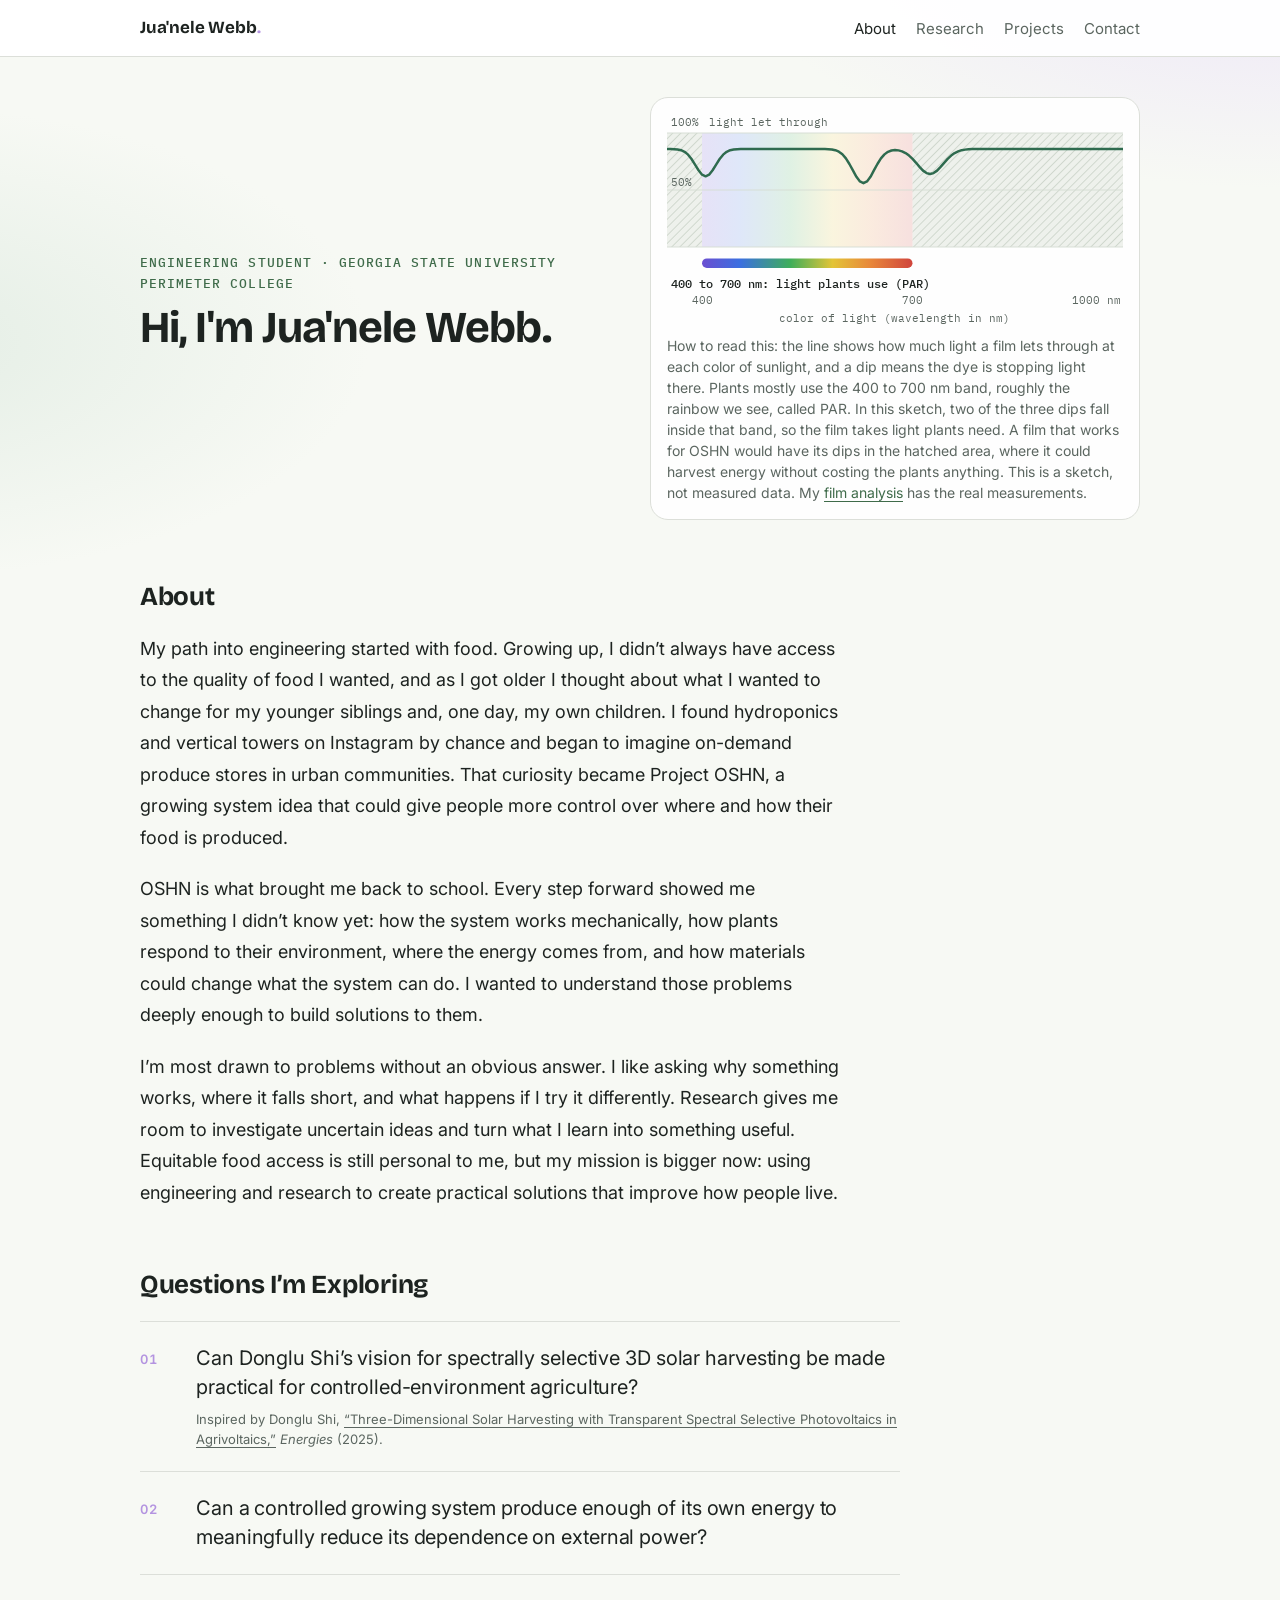
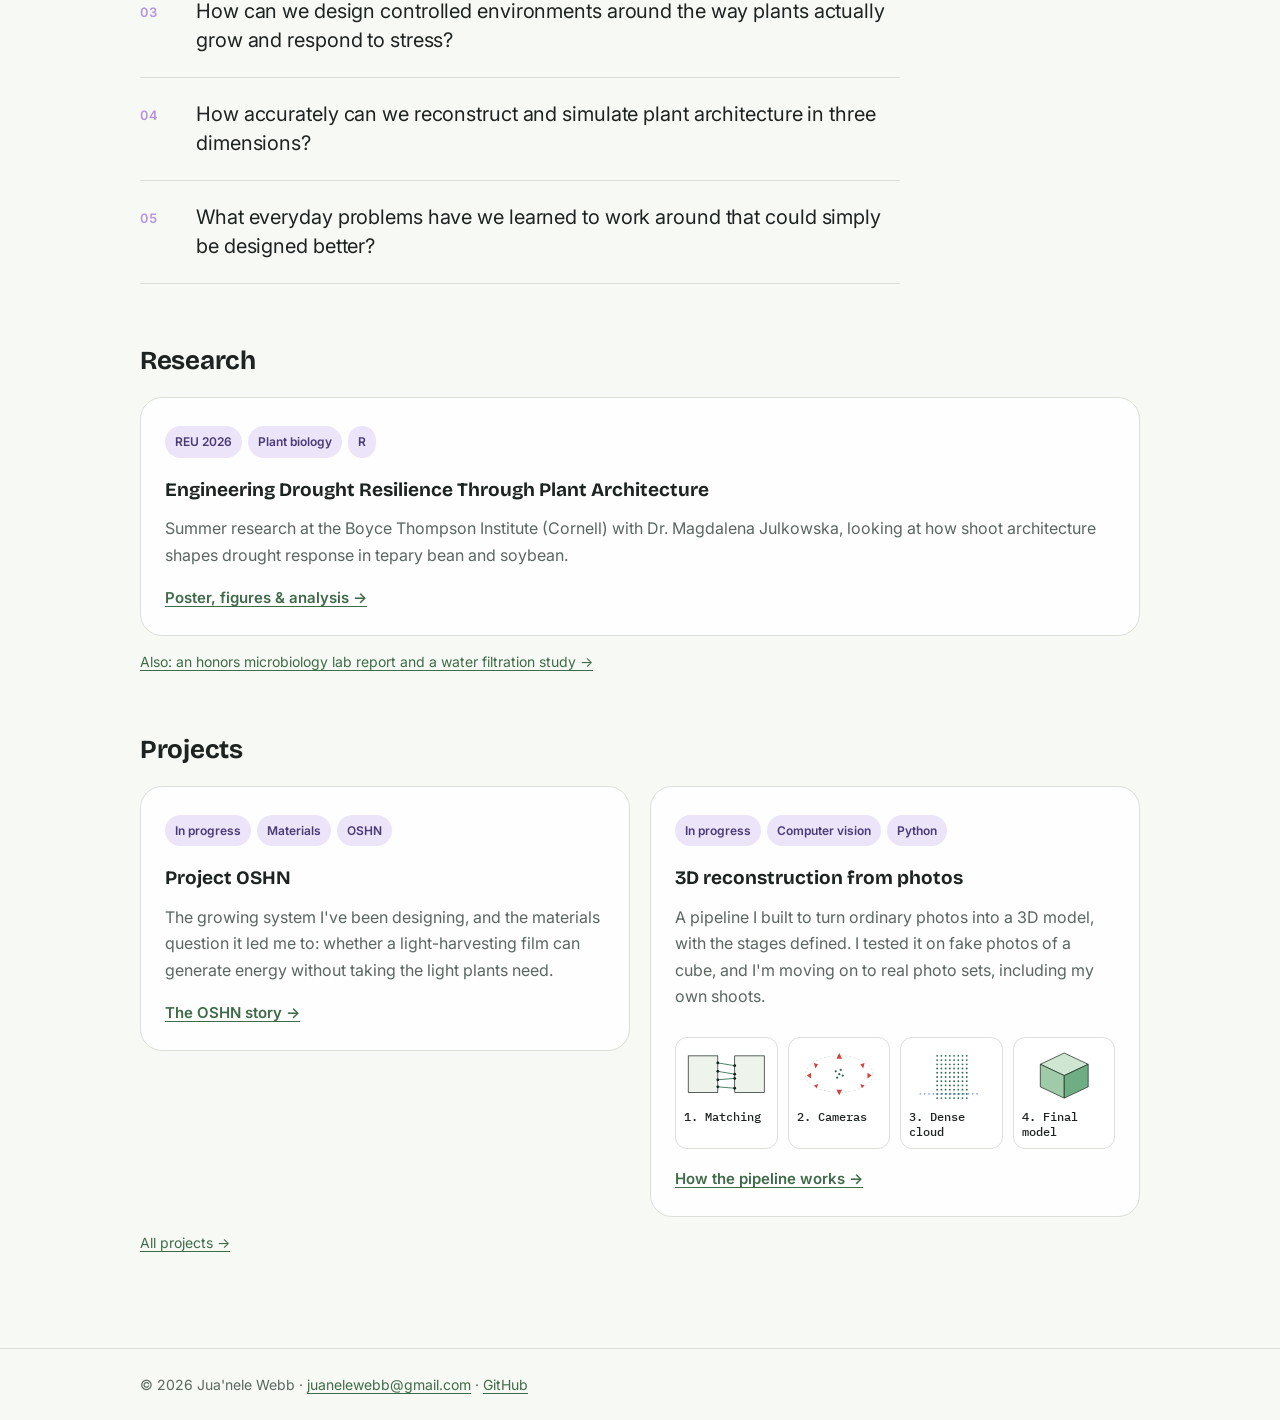
<file: index.html>
<!doctype html>
<html lang="en">
<head>
  <meta charset="utf-8">
  <meta name="viewport" content="width=device-width, initial-scale=1">
  <title>Jua'nele Webb</title>
  <meta name="description" content="Jua'nele Webb: engineering student at Georgia State University Perimeter College.">
  <link rel="preconnect" href="https://fonts.googleapis.com">
  <link rel="stylesheet" href="https://fonts.googleapis.com/css2?family=Bricolage+Grotesque:opsz,wght@12..96,500;12..96,700&family=Inter:wght@400;500;600;700&family=IBM+Plex+Mono:wght@400;500&display=swap">
  <link rel="stylesheet" href="style.css?v=6">
</head>
<body>
<header class="site">
  <nav class="nav">
    <a class="brand" href="index.html">Jua'nele Webb<span>.</span></a>
    <ul>
      <li><a class="link" href="index.html" aria-current="page">About</a></li>
      <li><a class="link" href="research.html">Research</a></li>
      <li><a class="link" href="projects.html">Projects</a></li>
      <li><a class="link" href="mailto:juanelewebb@gmail.com">Contact</a></li>
    </ul>
  </nav>
</header>

<main>
  <div class="hero">
    <div class="hero-text">
      <div class="eyebrow">Engineering student · Georgia State University Perimeter College</div>
      <h1>Hi, I'm Jua'nele Webb.</h1>
    </div>
    <figure class="hero-art">
      <svg viewBox="0 0 480 224" role="img" aria-label="Schematic of a film's light transmittance from 350 to 1000 nanometers, with the 400 to 700 nanometer band that plants use highlighted" class="spec">
        <defs>
          <linearGradient id="vis" gradientUnits="userSpaceOnUse" x1="36.9" x2="258.5" y1="0" y2="0"><stop offset="0" stop-color="#6b4fd1"/><stop offset=".18" stop-color="#3b6fe0"/><stop offset=".42" stop-color="#3fae5a"/><stop offset=".62" stop-color="#e3c437"/><stop offset=".8" stop-color="#e8873a"/><stop offset="1" stop-color="#d0443c"/></linearGradient>
          <pattern id="hatch" width="6" height="6" patternUnits="userSpaceOnUse" patternTransform="rotate(45)"><rect width="6" height="6" fill="#eef1ec"/><line x1="0" y1="0" x2="0" y2="6" stroke="#cfd7cd" stroke-width="2"/></pattern>
        </defs>
        <rect x="0" y="20" width="36.9" height="120" fill="url(#hatch)"/><rect x="258.5" y="20" width="221.5" height="120" fill="url(#hatch)"/>
        <rect x="36.9" y="20" width="221.5" height="120" fill="url(#vis)" opacity=".16"/>
        <g stroke="#d5ddd3"><line x1="0" y1="20.0" x2="480" y2="20.0"/><line x1="0" y1="80.0" x2="480" y2="80.0"/><line x1="0" y1="140.0" x2="480" y2="140.0"/></g>
        <path d="M0.0,36.8 L3.7,36.9 L7.4,37.0 L11.1,37.3 L14.8,38.1 L18.5,39.8 L22.2,42.8 L25.8,47.4 L29.5,53.2 L33.2,59.2 L36.9,63.9 L40.6,65.6 L44.3,63.9 L48.0,59.2 L51.7,53.2 L55.4,47.4 L59.1,42.8 L62.8,39.8 L66.5,38.1 L70.2,37.3 L73.8,37.0 L77.5,36.9 L81.2,36.8 L84.9,36.8 L88.6,36.8 L92.3,36.8 L96.0,36.8 L99.7,36.8 L103.4,36.8 L107.1,36.8 L110.8,36.8 L114.5,36.8 L118.2,36.8 L121.8,36.8 L125.5,36.8 L129.2,36.8 L132.9,36.8 L136.6,36.8 L140.3,36.8 L144.0,36.8 L147.7,36.8 L151.4,36.8 L155.1,36.8 L158.8,36.8 L162.5,36.8 L166.2,36.9 L169.8,37.0 L173.5,37.3 L177.2,38.1 L180.9,39.7 L184.6,42.4 L188.3,46.7 L192.0,52.6 L195.7,59.4 L199.4,66.1 L203.1,71.0 L206.8,72.8 L210.5,71.0 L214.2,66.1 L217.8,59.4 L221.5,52.6 L225.2,46.7 L228.9,42.5 L232.6,39.8 L236.3,38.4 L240.0,38.0 L243.7,38.3 L247.4,39.3 L251.1,41.1 L254.8,43.8 L258.5,47.3 L262.2,51.4 L265.8,55.7 L269.5,59.6 L273.2,62.2 L276.9,63.2 L280.6,62.2 L284.3,59.6 L288.0,55.7 L291.7,51.4 L295.4,47.3 L299.1,43.8 L302.8,41.1 L306.5,39.3 L310.2,38.1 L313.8,37.5 L317.5,37.1 L321.2,36.9 L324.9,36.9 L328.6,36.8 L332.3,36.8 L336.0,36.8 L339.7,36.8 L343.4,36.8 L347.1,36.8 L350.8,36.8 L354.5,36.8 L358.2,36.8 L361.8,36.8 L365.5,36.8 L369.2,36.8 L372.9,36.8 L376.6,36.8 L380.3,36.8 L384.0,36.8 L387.7,36.8 L391.4,36.8 L395.1,36.8 L398.8,36.8 L402.5,36.8 L406.2,36.8 L409.8,36.8 L413.5,36.8 L417.2,36.8 L420.9,36.8 L424.6,36.8 L428.3,36.8 L432.0,36.8 L435.7,36.8 L439.4,36.8 L443.1,36.8 L446.8,36.8 L450.5,36.8 L454.2,36.8 L457.8,36.8 L461.5,36.8 L465.2,36.8 L468.9,36.8 L472.6,36.8 L476.3,36.8 L480.0,36.8" fill="none" stroke="#2f6b4f" stroke-width="2.6" stroke-linejoin="round"/>
        <rect x="36.9" y="152" width="221.5" height="10" rx="5" fill="url(#vis)"/>
        <text x="4" y="183" class="svg-label">400 to 700 nm: light plants use (PAR)</text>
        <text x="4" y="13" class="svg-tick">100%</text><text x="44" y="13" class="svg-tick">light let through</text><text x="4" y="76.0" class="svg-tick">50%</text>
        <text x="36.9" y="200" text-anchor="middle" class="svg-tick">400</text><text x="258.5" y="200" text-anchor="middle" class="svg-tick">700</text><text x="478.0" y="200" text-anchor="end" class="svg-tick">1000 nm</text>
        <text x="240" y="219" text-anchor="middle" class="svg-tick">color of light (wavelength in nm)</text>
      </svg>
      <figcaption>How to read this: the line shows how much light a film lets through at each color of sunlight, and a dip means the dye is stopping light there. Plants mostly use the 400 to 700 nm band, roughly the rainbow we see, called PAR. In this sketch, two of the three dips fall inside that band, so the film takes light plants need. A film that works for OSHN would have its dips in the hatched area, where it could harvest energy without costing the plants anything. This is a sketch, not measured data. My <a href="film-analysis.html">film analysis</a> has the real measurements.</figcaption>
    </figure>
  </div>

  <section class="story" aria-labelledby="about">
    <h2 id="about">About</h2>
    <p>My path into engineering started with food. Growing up, I didn’t always have access to the quality of food I wanted, and as I got older I thought about what I wanted to change for my younger siblings and, one day, my own children. I found hydroponics and vertical towers on Instagram by chance and began to imagine on-demand produce stores in urban communities. That curiosity became Project OSHN, a growing system idea that could give people more control over where and how their food is produced.</p>
    <p>OSHN is what brought me back to school. Every step forward showed me something I didn’t know yet: how the system works mechanically, how plants respond to their environment, where the energy comes from, and how materials could change what the system can do. I wanted to understand those problems deeply enough to build solutions to them.</p>
    <p>I’m most drawn to problems without an obvious answer. I like asking why something works, where it falls short, and what happens if I try it differently. Research gives me room to investigate uncertain ideas and turn what I learn into something useful. Equitable food access is still personal to me, but my mission is bigger now: using engineering and research to create practical solutions that improve how people live.</p>
  </section>

  <section aria-labelledby="questions">
    <h2 id="questions">Questions I’m Exploring</h2>
    <ol class="qlist">
      <li>
        <span class="qnum" aria-hidden="true">01</span>
        <div>
          <p class="q">Can Donglu Shi’s vision for spectrally selective 3D solar harvesting be made practical for controlled-environment agriculture?</p>
          <p class="cite">Inspired by Donglu Shi, <a href="https://doi.org/10.3390/en18071788">“Three-Dimensional Solar Harvesting with Transparent Spectral Selective Photovoltaics in Agrivoltaics,”</a> <em>Energies</em> (2025).</p>
        </div>
      </li>
      <li>
        <span class="qnum" aria-hidden="true">02</span>
        <p class="q">Can a controlled growing system produce enough of its own energy to meaningfully reduce its dependence on external power?</p>
      </li>
      <li>
        <span class="qnum" aria-hidden="true">03</span>
        <p class="q">How can we design controlled environments around the way plants actually grow and respond to stress?</p>
      </li>
      <li>
        <span class="qnum" aria-hidden="true">04</span>
        <p class="q">How accurately can we reconstruct and simulate plant architecture in three dimensions?</p>
      </li>
      <li>
        <span class="qnum" aria-hidden="true">05</span>
        <p class="q">What everyday problems have we learned to work around that could simply be designed better?</p>
      </li>
    </ol>
  </section>

  <h2>Research</h2>
  <div class="grid">
    <div class="card">
      <div class="tags"><span class="tag">REU 2026</span><span class="tag">Plant biology</span><span class="tag">R</span></div>
      <h3>Engineering Drought Resilience Through Plant Architecture</h3>
      <p>Summer research at the Boyce Thompson Institute (Cornell) with Dr. Magdalena Julkowska, looking at how shoot architecture shapes drought response in tepary bean and soybean.</p>
      <a class="more" href="research.html">Poster, figures &amp; analysis →</a>
    </div>
  </div>
  <p class="small" style="margin-top:14px"><a href="research.html#more">Also: an honors microbiology lab report and a water filtration study →</a></p>

  <h2>Projects</h2>
  <div class="grid">
    <div class="card">
      <div class="tags"><span class="tag">In progress</span><span class="tag">Materials</span><span class="tag">OSHN</span></div>
      <h3>Project OSHN</h3>
      <p>The growing system I've been designing, and the materials question it led me to: whether a light-harvesting film can generate energy without taking the light plants need.</p>
      <a class="more" href="oshn.html">The OSHN story →</a>
    </div>
    <div class="card">
      <div class="tags"><span class="tag">In progress</span><span class="tag">Computer vision</span><span class="tag">Python</span></div>
      <h3>3D reconstruction from photos</h3>
      <p>A pipeline I built to turn ordinary photos into a 3D model, with the stages defined. I tested it on fake photos of a cube, and I'm moving on to real photo sets, including my own shoots.</p>
      <div class="stages" role="group" aria-label="Four stages of the pipeline, in order">
        <div class="stage"><svg viewBox="0 0 120 80" aria-hidden="true"><rect x="6" y="14" width="42" height="52" fill="#eef3ec" stroke="#17231c"/><rect x="72" y="14" width="42" height="52" fill="#eef3ec" stroke="#17231c"/><g stroke="#2f6b4f" stroke-width="1.2"><line x1="48" y1="24" x2="72" y2="28"/><line x1="48" y1="36" x2="72" y2="40"/><line x1="48" y1="48" x2="72" y2="46"/><line x1="48" y1="58" x2="72" y2="60"/></g><g fill="#17231c"><circle cx="48" cy="24" r="2"/><circle cx="48" cy="36" r="2"/><circle cx="48" cy="48" r="2"/><circle cx="48" cy="58" r="2"/><circle cx="72" cy="28" r="2"/><circle cx="72" cy="40" r="2"/><circle cx="72" cy="46" r="2"/><circle cx="72" cy="60" r="2"/></g></svg><b>1. Matching</b></div>
        <div class="stage"><svg viewBox="0 0 120 80" aria-hidden="true"><ellipse cx="60" cy="40" rx="48" ry="26" fill="none" stroke="#cfd7cd" stroke-dasharray="3 3"/><g fill="#d0443c"><polygon points="60,10 56,18 64,18"/><polygon points="96,24 90,26 94,32"/><polygon points="106,42 100,38 100,46"/><polygon points="92,60 90,54 96,56"/><polygon points="60,70 56,62 64,62"/><polygon points="28,60 30,54 24,56"/><polygon points="14,42 20,38 20,46"/><polygon points="24,24 30,26 26,32"/></g><g fill="#2f6b4f"><circle cx="55" cy="36" r="1.6"/><circle cx="62" cy="34" r="1.6"/><circle cx="65" cy="42" r="1.6"/><circle cx="57" cy="45" r="1.6"/><circle cx="60" cy="40" r="1.6"/></g></svg><b>2. Cameras</b></div>
        <div class="stage"><svg viewBox="0 0 120 80" aria-hidden="true"><g fill="#2f6b4f"><circle cx="40" cy="14" r="1.3"/><circle cx="46" cy="14" r="1.3"/><circle cx="52" cy="14" r="1.3"/><circle cx="58" cy="14" r="1.3"/><circle cx="64" cy="14" r="1.3"/><circle cx="70" cy="14" r="1.3"/><circle cx="76" cy="14" r="1.3"/><circle cx="82" cy="14" r="1.3"/><circle cx="40" cy="20" r="1.3"/><circle cx="46" cy="20" r="1.3"/><circle cx="52" cy="20" r="1.3"/><circle cx="58" cy="20" r="1.3"/><circle cx="64" cy="20" r="1.3"/><circle cx="70" cy="20" r="1.3"/><circle cx="76" cy="20" r="1.3"/><circle cx="82" cy="20" r="1.3"/><circle cx="40" cy="26" r="1.3"/><circle cx="46" cy="26" r="1.3"/><circle cx="52" cy="26" r="1.3"/><circle cx="58" cy="26" r="1.3"/><circle cx="64" cy="26" r="1.3"/><circle cx="70" cy="26" r="1.3"/><circle cx="76" cy="26" r="1.3"/><circle cx="82" cy="26" r="1.3"/><circle cx="40" cy="32" r="1.3"/><circle cx="46" cy="32" r="1.3"/><circle cx="52" cy="32" r="1.3"/><circle cx="58" cy="32" r="1.3"/><circle cx="64" cy="32" r="1.3"/><circle cx="70" cy="32" r="1.3"/><circle cx="76" cy="32" r="1.3"/><circle cx="82" cy="32" r="1.3"/><circle cx="40" cy="38" r="1.3"/><circle cx="46" cy="38" r="1.3"/><circle cx="52" cy="38" r="1.3"/><circle cx="58" cy="38" r="1.3"/><circle cx="64" cy="38" r="1.3"/><circle cx="70" cy="38" r="1.3"/><circle cx="76" cy="38" r="1.3"/><circle cx="82" cy="38" r="1.3"/><circle cx="40" cy="44" r="1.3"/><circle cx="46" cy="44" r="1.3"/><circle cx="52" cy="44" r="1.3"/><circle cx="58" cy="44" r="1.3"/><circle cx="64" cy="44" r="1.3"/><circle cx="70" cy="44" r="1.3"/><circle cx="76" cy="44" r="1.3"/><circle cx="82" cy="44" r="1.3"/><circle cx="40" cy="50" r="1.3"/><circle cx="46" cy="50" r="1.3"/><circle cx="52" cy="50" r="1.3"/><circle cx="58" cy="50" r="1.3"/><circle cx="64" cy="50" r="1.3"/><circle cx="70" cy="50" r="1.3"/><circle cx="76" cy="50" r="1.3"/><circle cx="82" cy="50" r="1.3"/><circle cx="40" cy="56" r="1.3"/><circle cx="46" cy="56" r="1.3"/><circle cx="52" cy="56" r="1.3"/><circle cx="58" cy="56" r="1.3"/><circle cx="64" cy="56" r="1.3"/><circle cx="70" cy="56" r="1.3"/><circle cx="76" cy="56" r="1.3"/><circle cx="82" cy="56" r="1.3"/><circle cx="40" cy="62" r="1.3"/><circle cx="46" cy="62" r="1.3"/><circle cx="52" cy="62" r="1.3"/><circle cx="58" cy="62" r="1.3"/><circle cx="64" cy="62" r="1.3"/><circle cx="70" cy="62" r="1.3"/><circle cx="76" cy="62" r="1.3"/><circle cx="82" cy="62" r="1.3"/><circle cx="40" cy="68" r="1.3"/><circle cx="46" cy="68" r="1.3"/><circle cx="52" cy="68" r="1.3"/><circle cx="58" cy="68" r="1.3"/><circle cx="64" cy="68" r="1.3"/><circle cx="70" cy="68" r="1.3"/><circle cx="76" cy="68" r="1.3"/><circle cx="82" cy="68" r="1.3"/><circle cx="40" cy="74" r="1.3"/><circle cx="46" cy="74" r="1.3"/><circle cx="52" cy="74" r="1.3"/><circle cx="58" cy="74" r="1.3"/><circle cx="64" cy="74" r="1.3"/><circle cx="70" cy="74" r="1.3"/><circle cx="76" cy="74" r="1.3"/><circle cx="82" cy="74" r="1.3"/></g><g fill="#3b6fe0" opacity=".7"><circle cx="16.0" cy="68" r="1.1"/><circle cx="22.2" cy="68" r="1.1"/><circle cx="28.4" cy="68" r="1.1"/><circle cx="34.6" cy="68" r="1.1"/><circle cx="40.8" cy="68" r="1.1"/><circle cx="47.0" cy="68" r="1.1"/><circle cx="53.2" cy="68" r="1.1"/><circle cx="59.4" cy="68" r="1.1"/><circle cx="65.6" cy="68" r="1.1"/><circle cx="71.8" cy="68" r="1.1"/><circle cx="78.0" cy="68" r="1.1"/><circle cx="84.2" cy="68" r="1.1"/><circle cx="90.4" cy="68" r="1.1"/><circle cx="96.6" cy="68" r="1.1"/></g></svg><b>3. Dense cloud</b></div>
        <div class="stage"><svg viewBox="0 0 120 80" aria-hidden="true"><polygon points="60,10 94,26 60,42 26,26" fill="#cfe6d3" stroke="#17231c"/><polygon points="26,26 60,42 60,74 26,58" fill="#9fcba9" stroke="#17231c"/><polygon points="94,26 60,42 60,74 94,58" fill="#6fae85" stroke="#17231c"/></svg><b>4. Final model</b></div>
      </div>
      <a class="more" href="recon3d.html">How the pipeline works →</a>
    </div>
  </div>
  <p class="small" style="margin-top:14px"><a href="projects.html">All projects →</a></p>
</main>

<footer><div>© 2026 Jua'nele Webb · <a href="mailto:juanelewebb@gmail.com">juanelewebb@gmail.com</a> · <a href="https://github.com/juanelewebb-rgb">GitHub</a></div></footer>
</body>
</html>
</file>
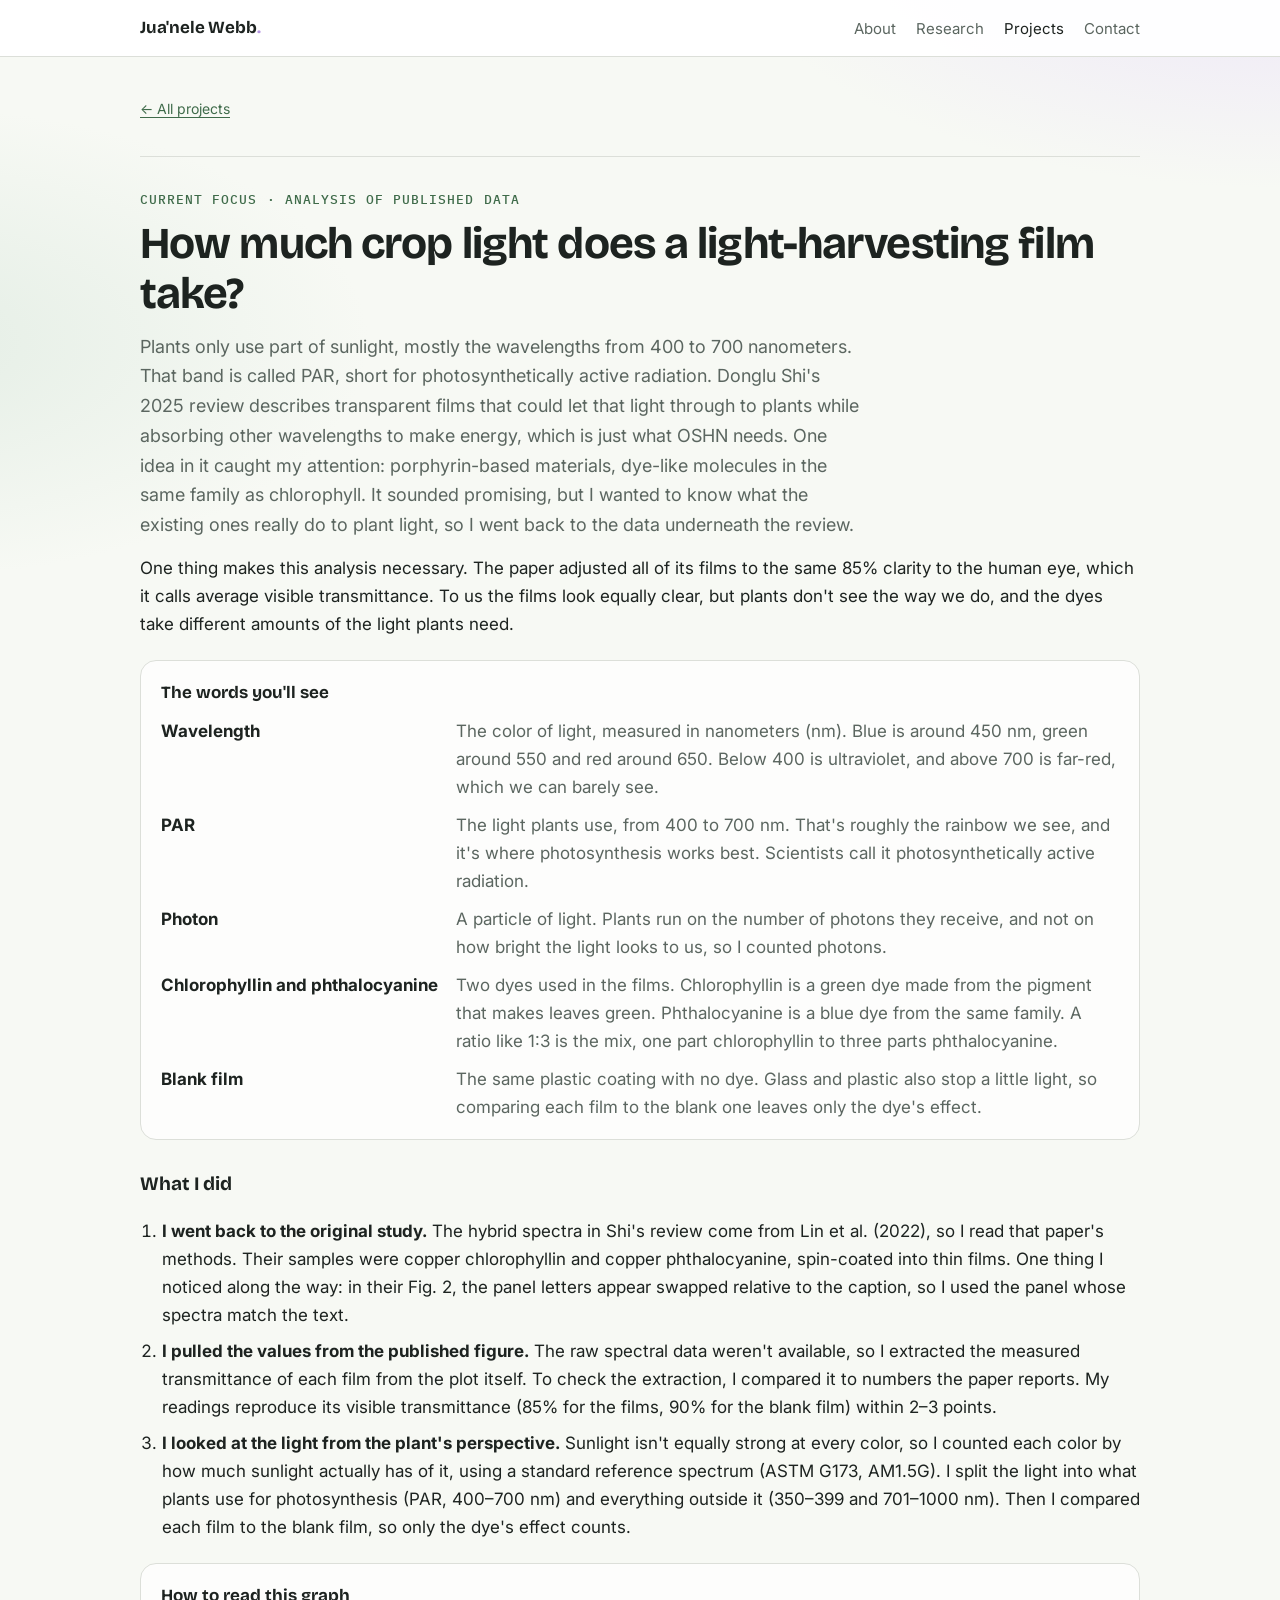
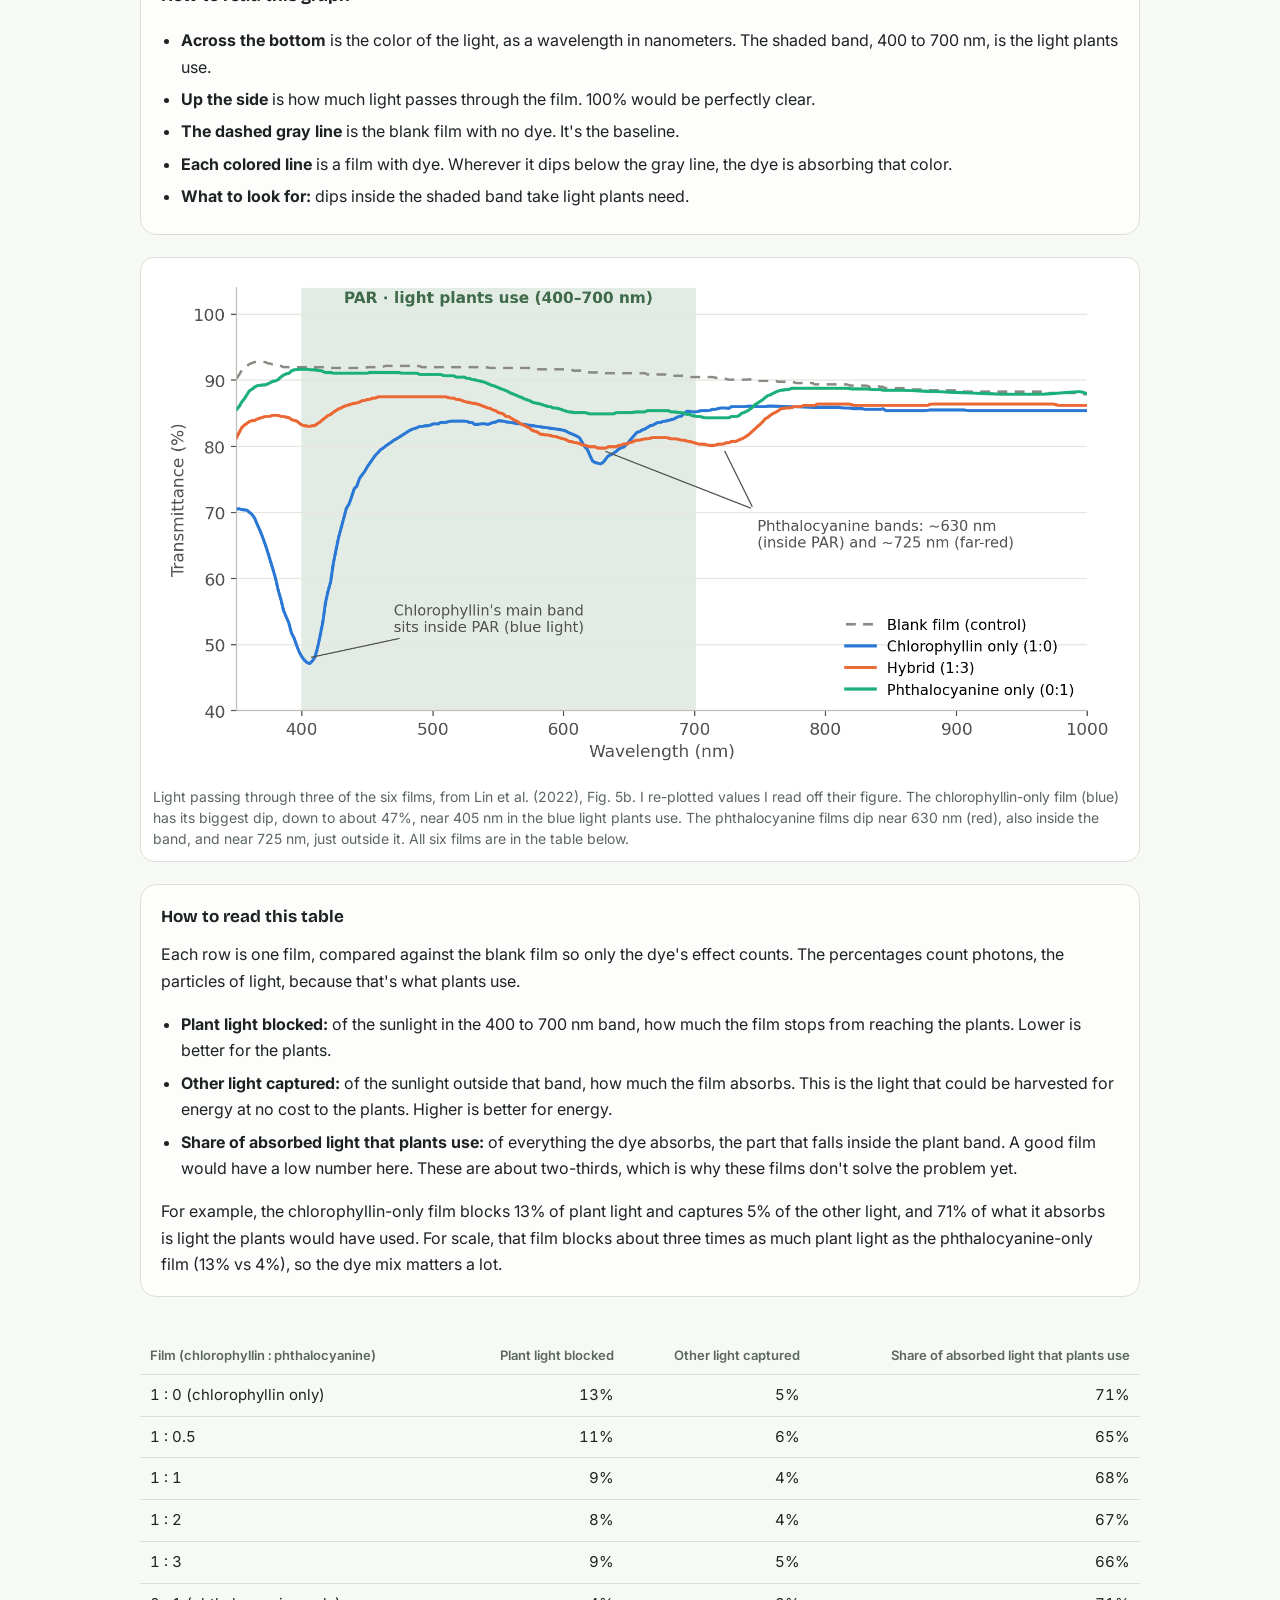
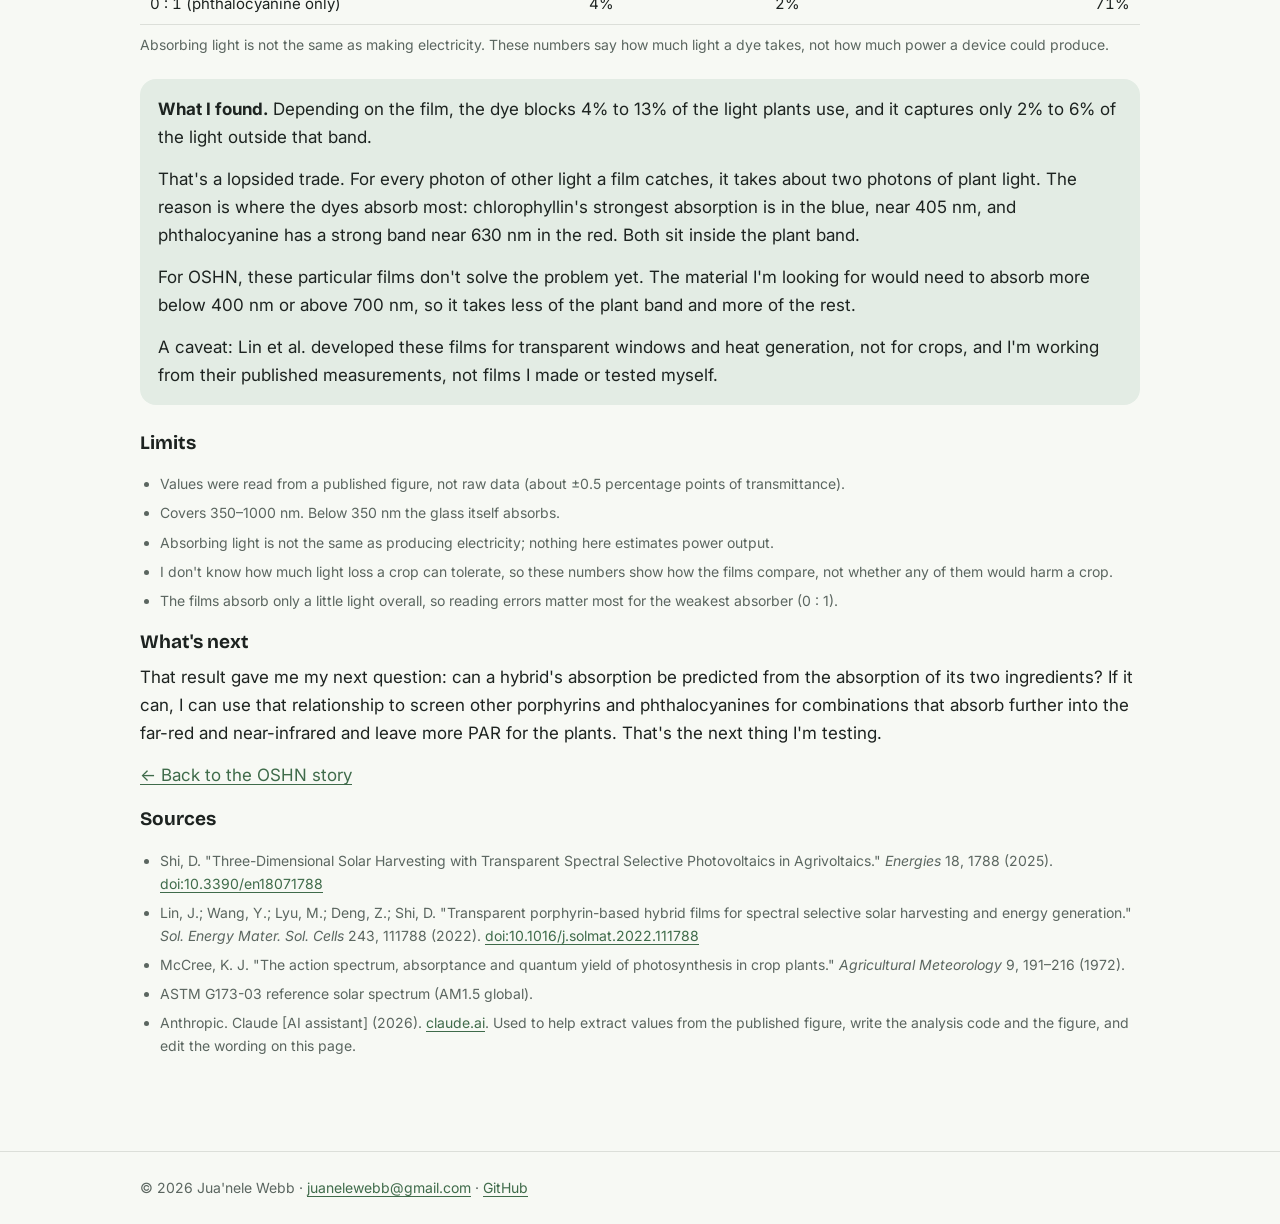
<file: film-analysis.html>
<!doctype html>
<html lang="en">
<head>
  <meta charset="utf-8">
  <meta name="viewport" content="width=device-width, initial-scale=1">
  <title>How much crop light does a light-harvesting film take? · Jua'nele Webb</title>
  <meta name="description" content="A literature-data analysis of how much plant-usable light porphyrin-based light-harvesting films block, and how much other sunlight they capture.">
  <link rel="preconnect" href="https://fonts.googleapis.com">
  <link rel="stylesheet" href="https://fonts.googleapis.com/css2?family=Bricolage+Grotesque:opsz,wght@12..96,500;12..96,700&family=Inter:wght@400;500;600;700&family=IBM+Plex+Mono:wght@400;500&display=swap">
  <link rel="stylesheet" href="style.css?v=6">
</head>
<body>
<header class="site">
  <nav class="nav">
    <a class="brand" href="index.html">Jua'nele Webb<span>.</span></a>
    <ul>
      <li><a class="link" href="index.html">About</a></li>
      <li><a class="link" href="research.html">Research</a></li>
      <li><a class="link" href="projects.html" aria-current="page">Projects</a></li>
      <li><a class="link" href="mailto:juanelewebb@gmail.com">Contact</a></li>
    </ul>
  </nav>
</header>

<main>
  <p class="small"><a href="projects.html">← All projects</a></p>

  <section class="proj" aria-labelledby="films">
    <div class="eyebrow">Current focus · analysis of published data</div>
    <h1 id="films">How much crop light does a light-harvesting film take?</h1>
    <p class="lede" style="font-size:18px">Plants only use part of sunlight, mostly the wavelengths from 400 to 700 nanometers. That band is called PAR, short for photosynthetically active radiation. Donglu Shi's 2025 review describes transparent films that could let that light through to plants while absorbing other wavelengths to make energy, which is just what OSHN needs. One idea in it caught my attention: porphyrin-based materials, dye-like molecules in the same family as chlorophyll. It sounded promising, but I wanted to know what the existing ones really do to plant light, so I went back to the data underneath the review.</p>

    <p>One thing makes this analysis necessary. The paper adjusted all of its films to the same 85% clarity to the human eye, which it calls average visible transmittance. To us the films look equally clear, but plants don't see the way we do, and the dyes take different amounts of the light plants need.</p>

    <div class="guide">
      <h3>The words you'll see</h3>
      <dl class="terms">
        <dt>Wavelength</dt>
        <dd>The color of light, measured in nanometers (nm). Blue is around 450 nm, green around 550 and red around 650. Below 400 is ultraviolet, and above 700 is far-red, which we can barely see.</dd>
        <dt>PAR</dt>
        <dd>The light plants use, from 400 to 700 nm. That's roughly the rainbow we see, and it's where photosynthesis works best. Scientists call it photosynthetically active radiation.</dd>
        <dt>Photon</dt>
        <dd>A particle of light. Plants run on the number of photons they receive, and not on how bright the light looks to us, so I counted photons.</dd>
        <dt>Chlorophyllin and phthalocyanine</dt>
        <dd>Two dyes used in the films. Chlorophyllin is a green dye made from the pigment that makes leaves green. Phthalocyanine is a blue dye from the same family. A ratio like 1:3 is the mix, one part chlorophyllin to three parts phthalocyanine.</dd>
        <dt>Blank film</dt>
        <dd>The same plastic coating with no dye. Glass and plastic also stop a little light, so comparing each film to the blank one leaves only the dye's effect.</dd>
      </dl>
    </div>

    <h3 style="margin-top:28px">What I did</h3>
    <ol class="steps">
      <li><strong>I went back to the original study.</strong> The hybrid spectra in Shi's review come from Lin et al. (2022), so I read that paper's methods. Their samples were copper chlorophyllin and copper phthalocyanine, spin-coated into thin films. One thing I noticed along the way: in their Fig. 2, the panel letters appear swapped relative to the caption, so I used the panel whose spectra match the text.</li>
      <li><strong>I pulled the values from the published figure.</strong> The raw spectral data weren't available, so I extracted the measured transmittance of each film from the plot itself. To check the extraction, I compared it to numbers the paper reports. My readings reproduce its visible transmittance (85% for the films, 90% for the blank film) within 2–3 points.</li>
      <li><strong>I looked at the light from the plant's perspective.</strong> Sunlight isn't equally strong at every color, so I counted each color by how much sunlight actually has of it, using a standard reference spectrum (ASTM G173, AM1.5G). I split the light into what plants use for photosynthesis (PAR, 400–700 nm) and everything outside it (350–399 and 701–1000 nm). Then I compared each film to the blank film, so only the dye's effect counts.</li>
    </ol>

    <div class="guide">
      <h3>How to read this graph</h3>
      <ul class="clean">
        <li><strong>Across the bottom</strong> is the color of the light, as a wavelength in nanometers. The shaded band, 400 to 700 nm, is the light plants use.</li>
        <li><strong>Up the side</strong> is how much light passes through the film. 100% would be perfectly clear.</li>
        <li><strong>The dashed gray line</strong> is the blank film with no dye. It's the baseline.</li>
        <li><strong>Each colored line</strong> is a film with dye. Wherever it dips below the gray line, the dye is absorbing that color.</li>
        <li><strong>What to look for:</strong> dips inside the shaded band take light plants need.</li>
      </ul>
    </div>

    <figure>
      <img src="assets/projects/film_transmittance_par.png" alt="Transmittance of chlorophyllin, phthalocyanine and 1:3 hybrid films from 350 to 1000 nm, with the 400 to 700 nm PAR band shaded. The chlorophyllin film dips to about 47% near 405 nm, inside PAR; phthalocyanine-containing films dip near 630 nm, inside PAR, and near 725 nm." loading="lazy">
      <figcaption>Light passing through three of the six films, from Lin et al. (2022), Fig. 5b. I re-plotted values I read off their figure. The chlorophyllin-only film (blue) has its biggest dip, down to about 47%, near 405 nm in the blue light plants use. The phthalocyanine films dip near 630 nm (red), also inside the band, and near 725 nm, just outside it. All six films are in the table below.</figcaption>
    </figure>

    <div class="guide">
      <h3>How to read this table</h3>
      <p>Each row is one film, compared against the blank film so only the dye's effect counts. The percentages count photons, the particles of light, because that's what plants use.</p>
      <ul class="clean">
        <li><strong>Plant light blocked:</strong> of the sunlight in the 400 to 700 nm band, how much the film stops from reaching the plants. Lower is better for the plants.</li>
        <li><strong>Other light captured:</strong> of the sunlight outside that band, how much the film absorbs. This is the light that could be harvested for energy at no cost to the plants. Higher is better for energy.</li>
        <li><strong>Share of absorbed light that plants use:</strong> of everything the dye absorbs, the part that falls inside the plant band. A good film would have a low number here. These are about two-thirds, which is why these films don't solve the problem yet.</li>
      </ul>
      <p>For example, the chlorophyllin-only film blocks 13% of plant light and captures 5% of the other light, and 71% of what it absorbs is light the plants would have used. For scale, that film blocks about three times as much plant light as the phthalocyanine-only film (13% vs 4%), so the dye mix matters a lot.</p>
    </div>

    <div class="table-wrap">
      <table class="data-table">
        <thead>
          <tr>
            <th>Film (chlorophyllin : phthalocyanine)</th>
            <th>Plant light blocked</th>
            <th>Other light captured</th>
            <th>Share of absorbed light that plants use</th>
          </tr>
        </thead>
        <tbody>
          <tr><td>1 : 0 (chlorophyllin only)</td><td>13%</td><td>5%</td><td>71%</td></tr>
          <tr><td>1 : 0.5</td><td>11%</td><td>6%</td><td>65%</td></tr>
          <tr><td>1 : 1</td><td>9%</td><td>4%</td><td>68%</td></tr>
          <tr><td>1 : 2</td><td>8%</td><td>4%</td><td>67%</td></tr>
          <tr><td>1 : 3</td><td>9%</td><td>5%</td><td>66%</td></tr>
          <tr><td>0 : 1 (phthalocyanine only)</td><td>4%</td><td>2%</td><td>71%</td></tr>
        </tbody>
      </table>
    </div>
    <p class="small">Absorbing light is not the same as making electricity. These numbers say how much light a dye takes, not how much power a device could produce.</p>

    <div class="finding">
      <p><strong>What I found.</strong> Depending on the film, the dye blocks 4% to 13% of the light plants use, and it captures only 2% to 6% of the light outside that band.</p>
      <p>That's a lopsided trade. For every photon of other light a film catches, it takes about two photons of plant light. The reason is where the dyes absorb most: chlorophyllin's strongest absorption is in the blue, near 405 nm, and phthalocyanine has a strong band near 630 nm in the red. Both sit inside the plant band.</p>
      <p>For OSHN, these particular films don't solve the problem yet. The material I'm looking for would need to absorb more below 400 nm or above 700 nm, so it takes less of the plant band and more of the rest.</p>
      <p>A caveat: Lin et al. developed these films for transparent windows and heat generation, not for crops, and I'm working from their published measurements, not films I made or tested myself.</p>
    </div>

    <h3>Limits</h3>
    <ul class="clean small">
      <li>Values were read from a published figure, not raw data (about ±0.5 percentage points of transmittance).</li>
      <li>Covers 350–1000 nm. Below 350 nm the glass itself absorbs.</li>
      <li>Absorbing light is not the same as producing electricity; nothing here estimates power output.</li>
      <li>I don't know how much light loss a crop can tolerate, so these numbers show how the films compare, not whether any of them would harm a crop.</li>
      <li>The films absorb only a little light overall, so reading errors matter most for the weakest absorber (0 : 1).</li>
    </ul>

    <h3>What's next</h3>
    <p>That result gave me my next question: can a hybrid's absorption be predicted from the absorption of its two ingredients? If it can, I can use that relationship to screen other porphyrins and phthalocyanines for combinations that absorb further into the far-red and near-infrared and leave more PAR for the plants. That's the next thing I'm testing.</p>
    <p><a href="oshn.html">← Back to the OSHN story</a></p>

    <h3>Sources</h3>
    <ul class="clean small">
      <li>Shi, D. "Three-Dimensional Solar Harvesting with Transparent Spectral Selective Photovoltaics in Agrivoltaics." <em>Energies</em> 18, 1788 (2025). <a href="https://doi.org/10.3390/en18071788">doi:10.3390/en18071788</a></li>
      <li>Lin, J.; Wang, Y.; Lyu, M.; Deng, Z.; Shi, D. "Transparent porphyrin-based hybrid films for spectral selective solar harvesting and energy generation." <em>Sol. Energy Mater. Sol. Cells</em> 243, 111788 (2022). <a href="https://doi.org/10.1016/j.solmat.2022.111788">doi:10.1016/j.solmat.2022.111788</a></li>
      <li>McCree, K. J. "The action spectrum, absorptance and quantum yield of photosynthesis in crop plants." <em>Agricultural Meteorology</em> 9, 191–216 (1972).</li>
      <li>ASTM G173-03 reference solar spectrum (AM1.5 global).</li>
      <li>Anthropic. Claude [AI assistant] (2026). <a href="https://claude.ai">claude.ai</a>. Used to help extract values from the published figure, write the analysis code and the figure, and edit the wording on this page.</li>
    </ul>
  </section>
</main>

<footer><div>© 2026 Jua'nele Webb · <a href="mailto:juanelewebb@gmail.com">juanelewebb@gmail.com</a> · <a href="https://github.com/juanelewebb-rgb">GitHub</a></div></footer>
</body>
</html>
</file>
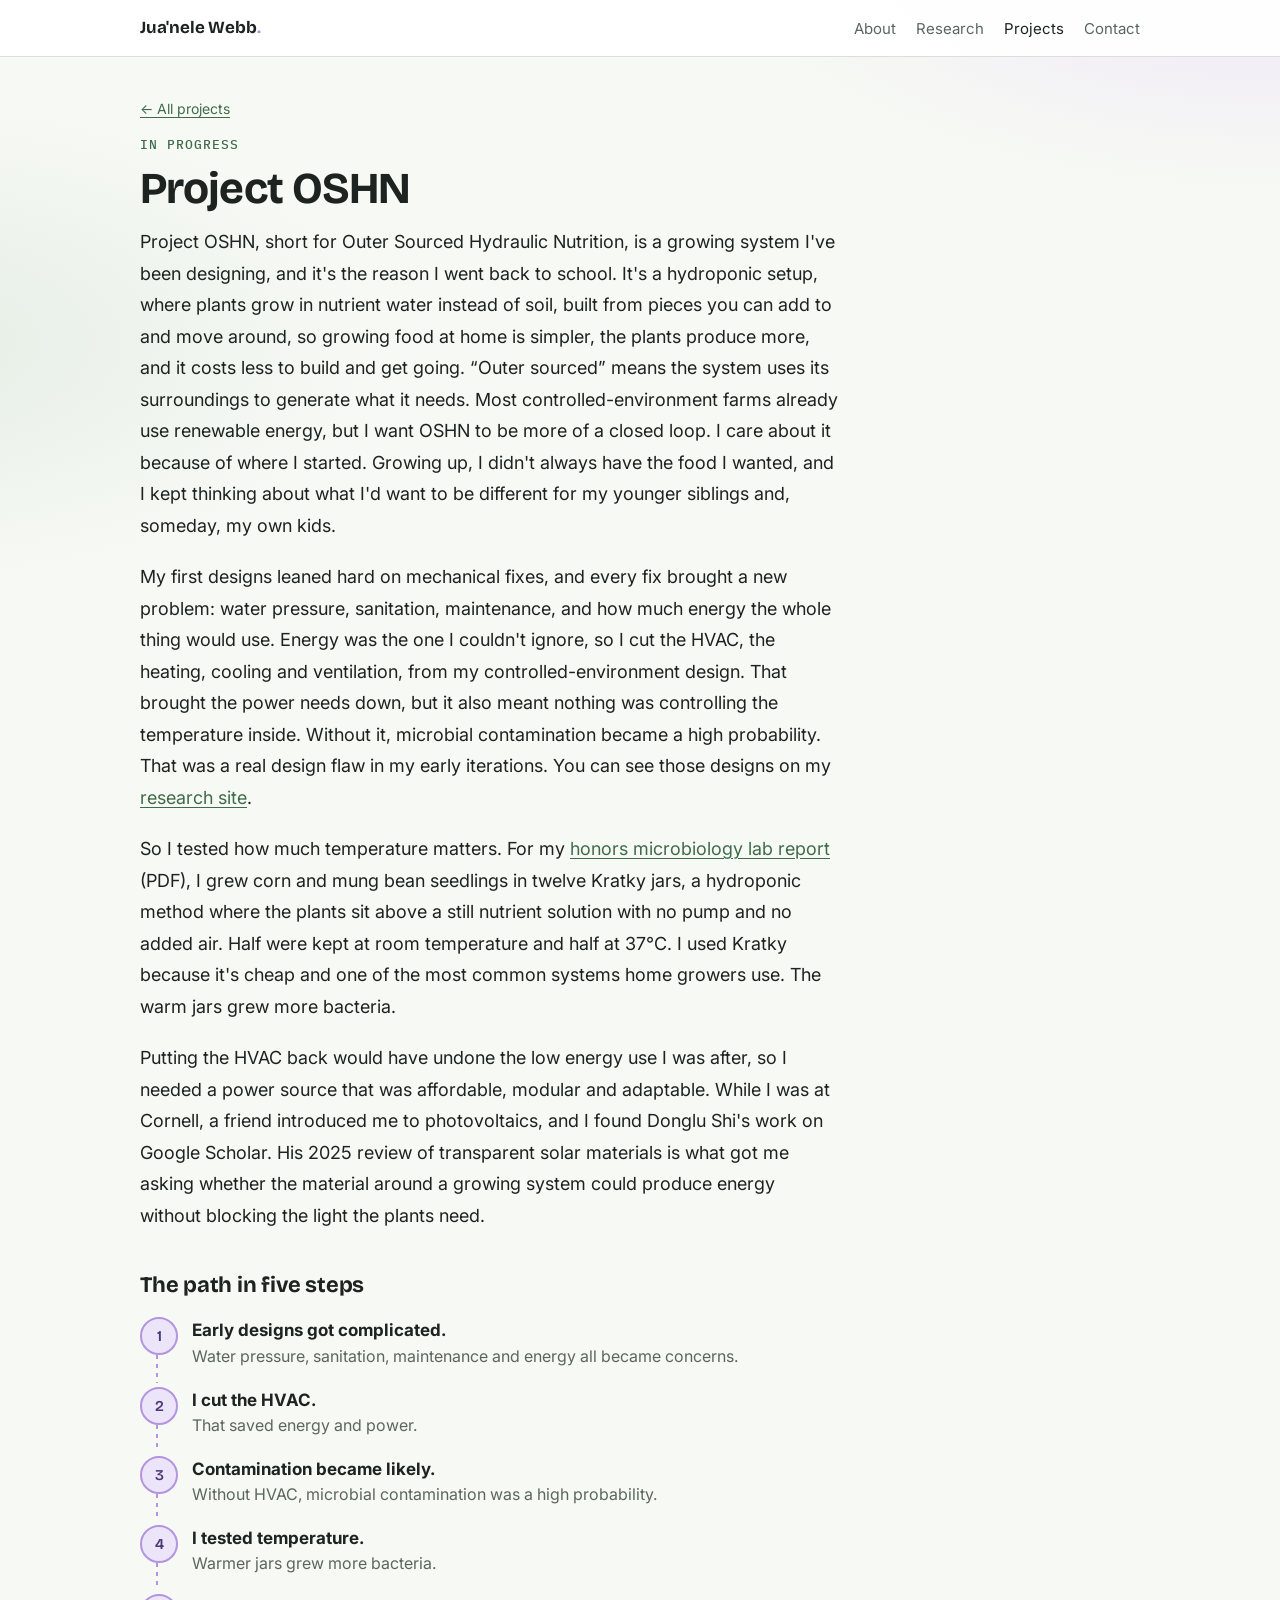
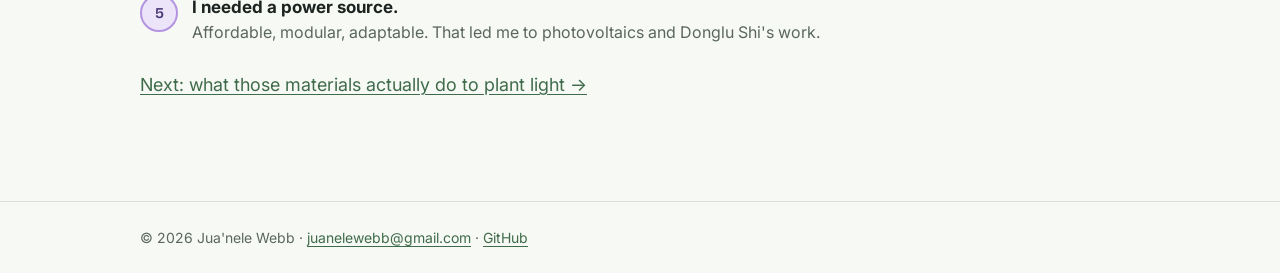
<file: oshn.html>
<!doctype html>
<html lang="en">
<head>
  <meta charset="utf-8">
  <meta name="viewport" content="width=device-width, initial-scale=1">
  <title>Project OSHN · Jua'nele Webb</title>
  <meta name="description" content="Project OSHN: a growing-system idea, and how designing it led Jua'nele Webb to a materials question.">
  <link rel="preconnect" href="https://fonts.googleapis.com">
  <link rel="stylesheet" href="https://fonts.googleapis.com/css2?family=Bricolage+Grotesque:opsz,wght@12..96,500;12..96,700&family=Inter:wght@400;500;600;700&family=IBM+Plex+Mono:wght@400;500&display=swap">
  <link rel="stylesheet" href="style.css?v=6">
</head>
<body>
<header class="site">
  <nav class="nav">
    <a class="brand" href="index.html">Jua'nele Webb<span>.</span></a>
    <ul>
      <li><a class="link" href="index.html">About</a></li>
      <li><a class="link" href="research.html">Research</a></li>
      <li><a class="link" href="projects.html" aria-current="page">Projects</a></li>
      <li><a class="link" href="mailto:juanelewebb@gmail.com">Contact</a></li>
    </ul>
  </nav>
</header>

<main>
  <p class="small"><a href="projects.html">← All projects</a></p>

  <section class="story" aria-labelledby="oshn">
    <div class="eyebrow">In progress</div>
    <h1 id="oshn">Project OSHN</h1>
    <p>Project OSHN, short for Outer Sourced Hydraulic Nutrition, is a growing system I've been designing, and it's the reason I went back to school. It's a hydroponic setup, where plants grow in nutrient water instead of soil, built from pieces you can add to and move around, so growing food at home is simpler, the plants produce more, and it costs less to build and get going. “Outer sourced” means the system uses its surroundings to generate what it needs. Most controlled-environment farms already use renewable energy, but I want OSHN to be more of a closed loop. I care about it because of where I started. Growing up, I didn't always have the food I wanted, and I kept thinking about what I'd want to be different for my younger siblings and, someday, my own kids.</p>
    <p>My first designs leaned hard on mechanical fixes, and every fix brought a new problem: water pressure, sanitation, maintenance, and how much energy the whole thing would use. Energy was the one I couldn't ignore, so I cut the HVAC, the heating, cooling and ventilation, from my controlled-environment design. That brought the power needs down, but it also meant nothing was controlling the temperature inside. Without it, microbial contamination became a high probability. That was a real design flaw in my early iterations. You can see those designs on my <a href="https://juanele-webb-research.my.canva.site/">research site</a>.</p>
    <p>So I tested how much temperature matters. For my <a href="assets/research/honors-microbiology-lab-report-spring-2026.pdf">honors microbiology lab report</a> (PDF), I grew corn and mung bean seedlings in twelve Kratky jars, a hydroponic method where the plants sit above a still nutrient solution with no pump and no added air. Half were kept at room temperature and half at 37°C. I used Kratky because it's cheap and one of the most common systems home growers use. The warm jars grew more bacteria.</p>
    <p>Putting the HVAC back would have undone the low energy use I was after, so I needed a power source that was affordable, modular and adaptable. While I was at Cornell, a friend introduced me to photovoltaics, and I found Donglu Shi's work on Google Scholar. His 2025 review of transparent solar materials is what got me asking whether the material around a growing system could produce energy without blocking the light the plants need.</p>
    <h2 class="path-title">The path in five steps</h2>
    <ol class="path">
      <li><b>Early designs got complicated.</b> Water pressure, sanitation, maintenance and energy all became concerns.</li>
      <li><b>I cut the HVAC.</b> That saved energy and power.</li>
      <li><b>Contamination became likely.</b> Without HVAC, microbial contamination was a high probability.</li>
      <li><b>I tested temperature.</b> Warmer jars grew more bacteria.</li>
      <li><b>I needed a power source.</b> Affordable, modular, adaptable. That led me to photovoltaics and Donglu Shi's work.</li>
    </ol>
    <p><a href="film-analysis.html">Next: what those materials actually do to plant light →</a></p>
  </section>
</main>

<footer><div>© 2026 Jua'nele Webb · <a href="mailto:juanelewebb@gmail.com">juanelewebb@gmail.com</a> · <a href="https://github.com/juanelewebb-rgb">GitHub</a></div></footer>
</body>
</html>
</file>
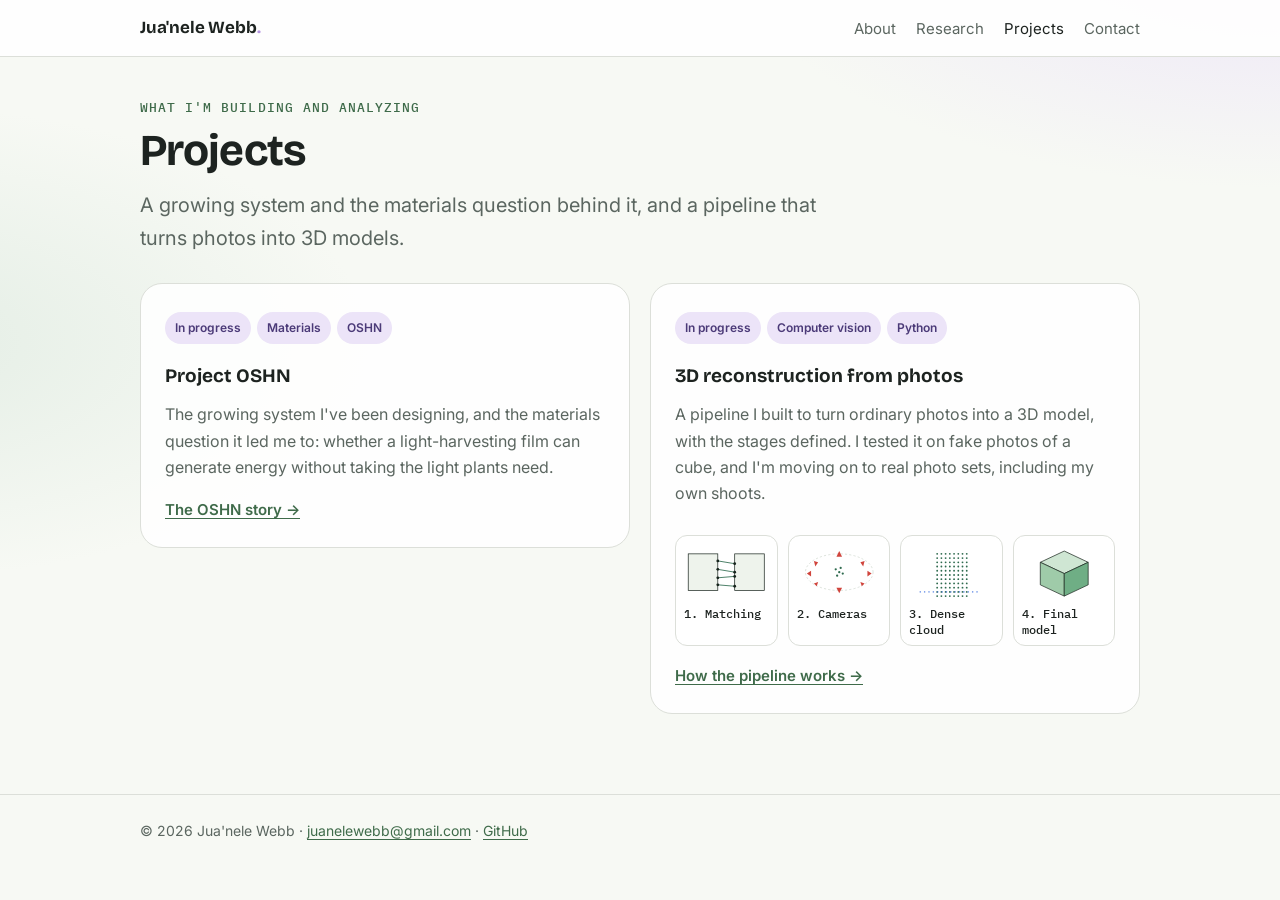
<file: projects.html>
<!doctype html>
<html lang="en">
<head>
  <meta charset="utf-8">
  <meta name="viewport" content="width=device-width, initial-scale=1">
  <title>Projects · Jua'nele Webb</title>
  <meta name="description" content="Projects by Jua'nele Webb: Project OSHN, a hydroponic growing system and the materials question behind it, and a 3D reconstruction pipeline built from photos.">
  <link rel="preconnect" href="https://fonts.googleapis.com">
  <link rel="stylesheet" href="https://fonts.googleapis.com/css2?family=Bricolage+Grotesque:opsz,wght@12..96,500;12..96,700&family=Inter:wght@400;500;600;700&family=IBM+Plex+Mono:wght@400;500&display=swap">
  <link rel="stylesheet" href="style.css?v=6">
</head>
<body>
<header class="site">
  <nav class="nav">
    <a class="brand" href="index.html">Jua'nele Webb<span>.</span></a>
    <ul>
      <li><a class="link" href="index.html">About</a></li>
      <li><a class="link" href="research.html">Research</a></li>
      <li><a class="link" href="projects.html" aria-current="page">Projects</a></li>
      <li><a class="link" href="mailto:juanelewebb@gmail.com">Contact</a></li>
    </ul>
  </nav>
</header>

<main>
  <div class="eyebrow">What I'm building and analyzing</div>
  <h1>Projects</h1>
  <p class="lede">A growing system and the materials question behind it, and a pipeline that turns photos into 3D models.</p>

  <div class="grid" style="margin-top:28px">
    <div class="card">
      <div class="tags"><span class="tag">In progress</span><span class="tag">Materials</span><span class="tag">OSHN</span></div>
      <h3>Project OSHN</h3>
      <p>The growing system I've been designing, and the materials question it led me to: whether a light-harvesting film can generate energy without taking the light plants need.</p>
      <a class="more" href="oshn.html">The OSHN story →</a>
    </div>
    <div class="card">
      <div class="tags"><span class="tag">In progress</span><span class="tag">Computer vision</span><span class="tag">Python</span></div>
      <h3>3D reconstruction from photos</h3>
      <p>A pipeline I built to turn ordinary photos into a 3D model, with the stages defined. I tested it on fake photos of a cube, and I'm moving on to real photo sets, including my own shoots.</p>
      <div class="stages" role="group" aria-label="Four stages of the pipeline, in order">
        <div class="stage"><svg viewBox="0 0 120 80" aria-hidden="true"><rect x="6" y="14" width="42" height="52" fill="#eef3ec" stroke="#17231c"/><rect x="72" y="14" width="42" height="52" fill="#eef3ec" stroke="#17231c"/><g stroke="#2f6b4f" stroke-width="1.2"><line x1="48" y1="24" x2="72" y2="28"/><line x1="48" y1="36" x2="72" y2="40"/><line x1="48" y1="48" x2="72" y2="46"/><line x1="48" y1="58" x2="72" y2="60"/></g><g fill="#17231c"><circle cx="48" cy="24" r="2"/><circle cx="48" cy="36" r="2"/><circle cx="48" cy="48" r="2"/><circle cx="48" cy="58" r="2"/><circle cx="72" cy="28" r="2"/><circle cx="72" cy="40" r="2"/><circle cx="72" cy="46" r="2"/><circle cx="72" cy="60" r="2"/></g></svg><b>1. Matching</b></div>
        <div class="stage"><svg viewBox="0 0 120 80" aria-hidden="true"><ellipse cx="60" cy="40" rx="48" ry="26" fill="none" stroke="#cfd7cd" stroke-dasharray="3 3"/><g fill="#d0443c"><polygon points="60,10 56,18 64,18"/><polygon points="96,24 90,26 94,32"/><polygon points="106,42 100,38 100,46"/><polygon points="92,60 90,54 96,56"/><polygon points="60,70 56,62 64,62"/><polygon points="28,60 30,54 24,56"/><polygon points="14,42 20,38 20,46"/><polygon points="24,24 30,26 26,32"/></g><g fill="#2f6b4f"><circle cx="55" cy="36" r="1.6"/><circle cx="62" cy="34" r="1.6"/><circle cx="65" cy="42" r="1.6"/><circle cx="57" cy="45" r="1.6"/><circle cx="60" cy="40" r="1.6"/></g></svg><b>2. Cameras</b></div>
        <div class="stage"><svg viewBox="0 0 120 80" aria-hidden="true"><g fill="#2f6b4f"><circle cx="40" cy="14" r="1.3"/><circle cx="46" cy="14" r="1.3"/><circle cx="52" cy="14" r="1.3"/><circle cx="58" cy="14" r="1.3"/><circle cx="64" cy="14" r="1.3"/><circle cx="70" cy="14" r="1.3"/><circle cx="76" cy="14" r="1.3"/><circle cx="82" cy="14" r="1.3"/><circle cx="40" cy="20" r="1.3"/><circle cx="46" cy="20" r="1.3"/><circle cx="52" cy="20" r="1.3"/><circle cx="58" cy="20" r="1.3"/><circle cx="64" cy="20" r="1.3"/><circle cx="70" cy="20" r="1.3"/><circle cx="76" cy="20" r="1.3"/><circle cx="82" cy="20" r="1.3"/><circle cx="40" cy="26" r="1.3"/><circle cx="46" cy="26" r="1.3"/><circle cx="52" cy="26" r="1.3"/><circle cx="58" cy="26" r="1.3"/><circle cx="64" cy="26" r="1.3"/><circle cx="70" cy="26" r="1.3"/><circle cx="76" cy="26" r="1.3"/><circle cx="82" cy="26" r="1.3"/><circle cx="40" cy="32" r="1.3"/><circle cx="46" cy="32" r="1.3"/><circle cx="52" cy="32" r="1.3"/><circle cx="58" cy="32" r="1.3"/><circle cx="64" cy="32" r="1.3"/><circle cx="70" cy="32" r="1.3"/><circle cx="76" cy="32" r="1.3"/><circle cx="82" cy="32" r="1.3"/><circle cx="40" cy="38" r="1.3"/><circle cx="46" cy="38" r="1.3"/><circle cx="52" cy="38" r="1.3"/><circle cx="58" cy="38" r="1.3"/><circle cx="64" cy="38" r="1.3"/><circle cx="70" cy="38" r="1.3"/><circle cx="76" cy="38" r="1.3"/><circle cx="82" cy="38" r="1.3"/><circle cx="40" cy="44" r="1.3"/><circle cx="46" cy="44" r="1.3"/><circle cx="52" cy="44" r="1.3"/><circle cx="58" cy="44" r="1.3"/><circle cx="64" cy="44" r="1.3"/><circle cx="70" cy="44" r="1.3"/><circle cx="76" cy="44" r="1.3"/><circle cx="82" cy="44" r="1.3"/><circle cx="40" cy="50" r="1.3"/><circle cx="46" cy="50" r="1.3"/><circle cx="52" cy="50" r="1.3"/><circle cx="58" cy="50" r="1.3"/><circle cx="64" cy="50" r="1.3"/><circle cx="70" cy="50" r="1.3"/><circle cx="76" cy="50" r="1.3"/><circle cx="82" cy="50" r="1.3"/><circle cx="40" cy="56" r="1.3"/><circle cx="46" cy="56" r="1.3"/><circle cx="52" cy="56" r="1.3"/><circle cx="58" cy="56" r="1.3"/><circle cx="64" cy="56" r="1.3"/><circle cx="70" cy="56" r="1.3"/><circle cx="76" cy="56" r="1.3"/><circle cx="82" cy="56" r="1.3"/><circle cx="40" cy="62" r="1.3"/><circle cx="46" cy="62" r="1.3"/><circle cx="52" cy="62" r="1.3"/><circle cx="58" cy="62" r="1.3"/><circle cx="64" cy="62" r="1.3"/><circle cx="70" cy="62" r="1.3"/><circle cx="76" cy="62" r="1.3"/><circle cx="82" cy="62" r="1.3"/><circle cx="40" cy="68" r="1.3"/><circle cx="46" cy="68" r="1.3"/><circle cx="52" cy="68" r="1.3"/><circle cx="58" cy="68" r="1.3"/><circle cx="64" cy="68" r="1.3"/><circle cx="70" cy="68" r="1.3"/><circle cx="76" cy="68" r="1.3"/><circle cx="82" cy="68" r="1.3"/><circle cx="40" cy="74" r="1.3"/><circle cx="46" cy="74" r="1.3"/><circle cx="52" cy="74" r="1.3"/><circle cx="58" cy="74" r="1.3"/><circle cx="64" cy="74" r="1.3"/><circle cx="70" cy="74" r="1.3"/><circle cx="76" cy="74" r="1.3"/><circle cx="82" cy="74" r="1.3"/></g><g fill="#3b6fe0" opacity=".7"><circle cx="16.0" cy="68" r="1.1"/><circle cx="22.2" cy="68" r="1.1"/><circle cx="28.4" cy="68" r="1.1"/><circle cx="34.6" cy="68" r="1.1"/><circle cx="40.8" cy="68" r="1.1"/><circle cx="47.0" cy="68" r="1.1"/><circle cx="53.2" cy="68" r="1.1"/><circle cx="59.4" cy="68" r="1.1"/><circle cx="65.6" cy="68" r="1.1"/><circle cx="71.8" cy="68" r="1.1"/><circle cx="78.0" cy="68" r="1.1"/><circle cx="84.2" cy="68" r="1.1"/><circle cx="90.4" cy="68" r="1.1"/><circle cx="96.6" cy="68" r="1.1"/></g></svg><b>3. Dense cloud</b></div>
        <div class="stage"><svg viewBox="0 0 120 80" aria-hidden="true"><polygon points="60,10 94,26 60,42 26,26" fill="#cfe6d3" stroke="#17231c"/><polygon points="26,26 60,42 60,74 26,58" fill="#9fcba9" stroke="#17231c"/><polygon points="94,26 60,42 60,74 94,58" fill="#6fae85" stroke="#17231c"/></svg><b>4. Final model</b></div>
      </div>
      <a class="more" href="recon3d.html">How the pipeline works →</a>
    </div>
  </div>
</main>

<footer><div>© 2026 Jua'nele Webb · <a href="mailto:juanelewebb@gmail.com">juanelewebb@gmail.com</a> · <a href="https://github.com/juanelewebb-rgb">GitHub</a></div></footer>
</body>
</html>
</file>
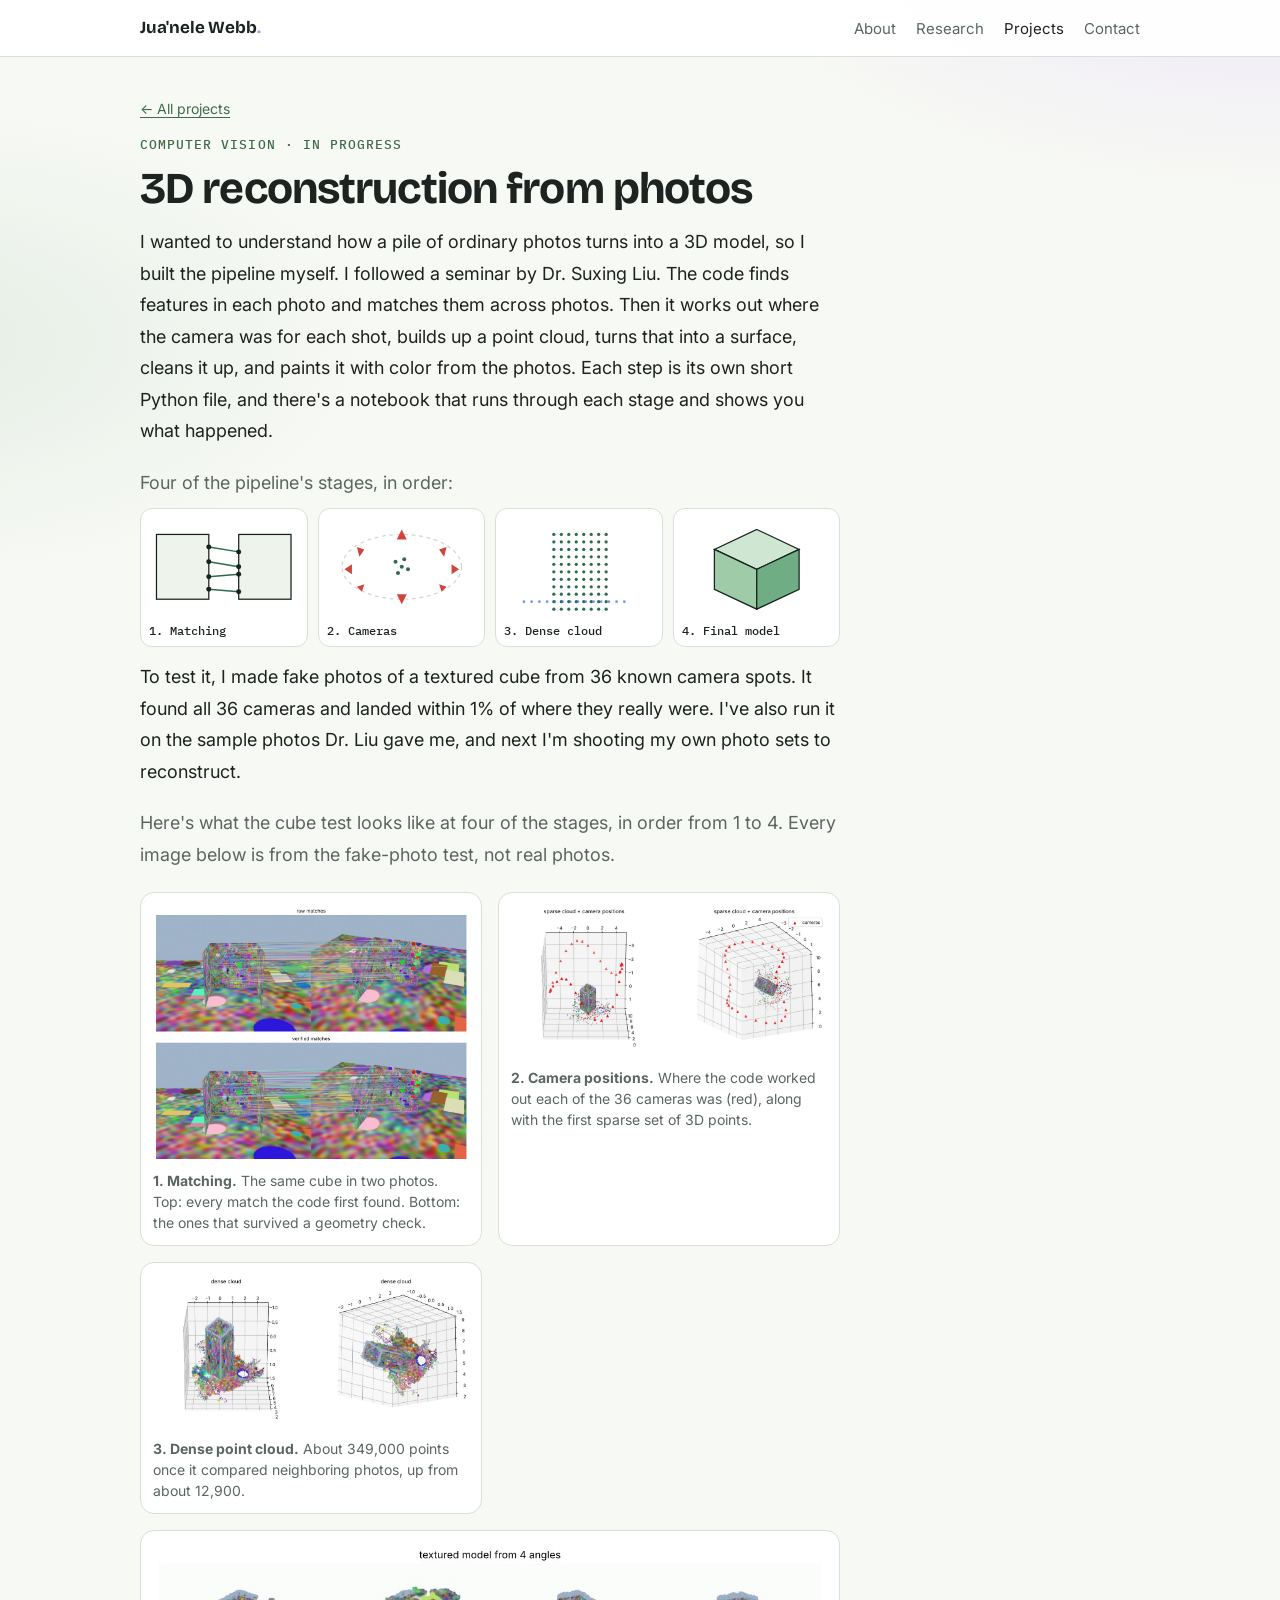
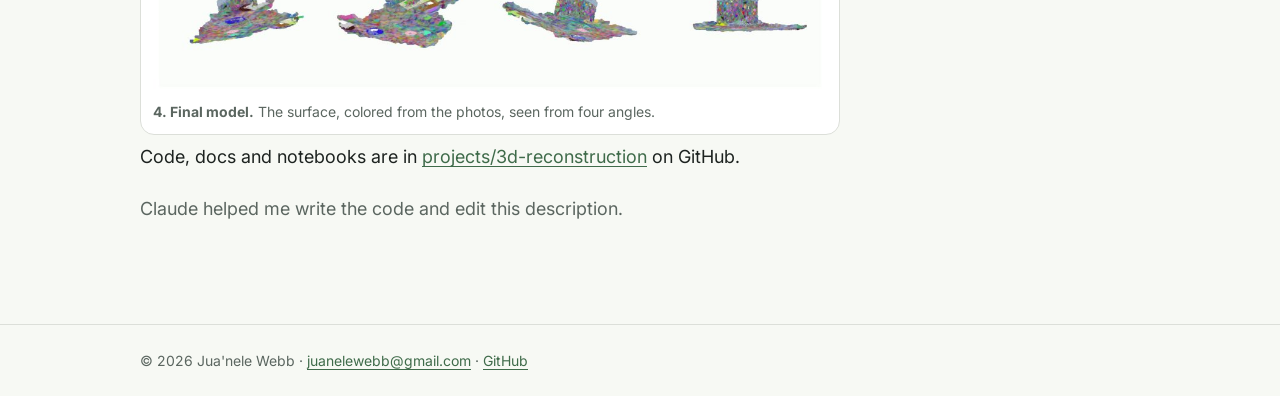
<file: recon3d.html>
<!doctype html>
<html lang="en">
<head>
  <meta charset="utf-8">
  <meta name="viewport" content="width=device-width, initial-scale=1">
  <title>3D reconstruction from photos · Jua'nele Webb</title>
  <meta name="description" content="A 3D reconstruction pipeline built from photos, tested on a synthetic cube, with code and notebooks on GitHub.">
  <link rel="preconnect" href="https://fonts.googleapis.com">
  <link rel="stylesheet" href="https://fonts.googleapis.com/css2?family=Bricolage+Grotesque:opsz,wght@12..96,500;12..96,700&family=Inter:wght@400;500;600;700&family=IBM+Plex+Mono:wght@400;500&display=swap">
  <link rel="stylesheet" href="style.css?v=6">
</head>
<body>
<header class="site">
  <nav class="nav">
    <a class="brand" href="index.html">Jua'nele Webb<span>.</span></a>
    <ul>
      <li><a class="link" href="index.html">About</a></li>
      <li><a class="link" href="research.html">Research</a></li>
      <li><a class="link" href="projects.html" aria-current="page">Projects</a></li>
      <li><a class="link" href="mailto:juanelewebb@gmail.com">Contact</a></li>
    </ul>
  </nav>
</header>

<main>
  <p class="small"><a href="projects.html">← All projects</a></p>

  <section class="story" aria-labelledby="recon3d">
    <div class="eyebrow">Computer vision · in progress</div>
    <h1 id="recon3d">3D reconstruction from photos</h1>
    <p>I wanted to understand how a pile of ordinary photos turns into a 3D model, so I built the pipeline myself. I followed a seminar by Dr. Suxing Liu. The code finds features in each photo and matches them across photos. Then it works out where the camera was for each shot, builds up a point cloud, turns that into a surface, cleans it up, and paints it with color from the photos. Each step is its own short Python file, and there's a notebook that runs through each stage and shows you what happened.</p>
    <p class="small" style="margin-bottom:8px">Four of the pipeline's stages, in order:</p>
    <div class="stages" role="group" aria-label="Four stages of the pipeline, in order">
        <div class="stage"><svg viewBox="0 0 120 80" aria-hidden="true"><rect x="6" y="14" width="42" height="52" fill="#eef3ec" stroke="#17231c"/><rect x="72" y="14" width="42" height="52" fill="#eef3ec" stroke="#17231c"/><g stroke="#2f6b4f" stroke-width="1.2"><line x1="48" y1="24" x2="72" y2="28"/><line x1="48" y1="36" x2="72" y2="40"/><line x1="48" y1="48" x2="72" y2="46"/><line x1="48" y1="58" x2="72" y2="60"/></g><g fill="#17231c"><circle cx="48" cy="24" r="2"/><circle cx="48" cy="36" r="2"/><circle cx="48" cy="48" r="2"/><circle cx="48" cy="58" r="2"/><circle cx="72" cy="28" r="2"/><circle cx="72" cy="40" r="2"/><circle cx="72" cy="46" r="2"/><circle cx="72" cy="60" r="2"/></g></svg><b>1. Matching</b></div>
        <div class="stage"><svg viewBox="0 0 120 80" aria-hidden="true"><ellipse cx="60" cy="40" rx="48" ry="26" fill="none" stroke="#cfd7cd" stroke-dasharray="3 3"/><g fill="#d0443c"><polygon points="60,10 56,18 64,18"/><polygon points="96,24 90,26 94,32"/><polygon points="106,42 100,38 100,46"/><polygon points="92,60 90,54 96,56"/><polygon points="60,70 56,62 64,62"/><polygon points="28,60 30,54 24,56"/><polygon points="14,42 20,38 20,46"/><polygon points="24,24 30,26 26,32"/></g><g fill="#2f6b4f"><circle cx="55" cy="36" r="1.6"/><circle cx="62" cy="34" r="1.6"/><circle cx="65" cy="42" r="1.6"/><circle cx="57" cy="45" r="1.6"/><circle cx="60" cy="40" r="1.6"/></g></svg><b>2. Cameras</b></div>
        <div class="stage"><svg viewBox="0 0 120 80" aria-hidden="true"><g fill="#2f6b4f"><circle cx="40" cy="14" r="1.3"/><circle cx="46" cy="14" r="1.3"/><circle cx="52" cy="14" r="1.3"/><circle cx="58" cy="14" r="1.3"/><circle cx="64" cy="14" r="1.3"/><circle cx="70" cy="14" r="1.3"/><circle cx="76" cy="14" r="1.3"/><circle cx="82" cy="14" r="1.3"/><circle cx="40" cy="20" r="1.3"/><circle cx="46" cy="20" r="1.3"/><circle cx="52" cy="20" r="1.3"/><circle cx="58" cy="20" r="1.3"/><circle cx="64" cy="20" r="1.3"/><circle cx="70" cy="20" r="1.3"/><circle cx="76" cy="20" r="1.3"/><circle cx="82" cy="20" r="1.3"/><circle cx="40" cy="26" r="1.3"/><circle cx="46" cy="26" r="1.3"/><circle cx="52" cy="26" r="1.3"/><circle cx="58" cy="26" r="1.3"/><circle cx="64" cy="26" r="1.3"/><circle cx="70" cy="26" r="1.3"/><circle cx="76" cy="26" r="1.3"/><circle cx="82" cy="26" r="1.3"/><circle cx="40" cy="32" r="1.3"/><circle cx="46" cy="32" r="1.3"/><circle cx="52" cy="32" r="1.3"/><circle cx="58" cy="32" r="1.3"/><circle cx="64" cy="32" r="1.3"/><circle cx="70" cy="32" r="1.3"/><circle cx="76" cy="32" r="1.3"/><circle cx="82" cy="32" r="1.3"/><circle cx="40" cy="38" r="1.3"/><circle cx="46" cy="38" r="1.3"/><circle cx="52" cy="38" r="1.3"/><circle cx="58" cy="38" r="1.3"/><circle cx="64" cy="38" r="1.3"/><circle cx="70" cy="38" r="1.3"/><circle cx="76" cy="38" r="1.3"/><circle cx="82" cy="38" r="1.3"/><circle cx="40" cy="44" r="1.3"/><circle cx="46" cy="44" r="1.3"/><circle cx="52" cy="44" r="1.3"/><circle cx="58" cy="44" r="1.3"/><circle cx="64" cy="44" r="1.3"/><circle cx="70" cy="44" r="1.3"/><circle cx="76" cy="44" r="1.3"/><circle cx="82" cy="44" r="1.3"/><circle cx="40" cy="50" r="1.3"/><circle cx="46" cy="50" r="1.3"/><circle cx="52" cy="50" r="1.3"/><circle cx="58" cy="50" r="1.3"/><circle cx="64" cy="50" r="1.3"/><circle cx="70" cy="50" r="1.3"/><circle cx="76" cy="50" r="1.3"/><circle cx="82" cy="50" r="1.3"/><circle cx="40" cy="56" r="1.3"/><circle cx="46" cy="56" r="1.3"/><circle cx="52" cy="56" r="1.3"/><circle cx="58" cy="56" r="1.3"/><circle cx="64" cy="56" r="1.3"/><circle cx="70" cy="56" r="1.3"/><circle cx="76" cy="56" r="1.3"/><circle cx="82" cy="56" r="1.3"/><circle cx="40" cy="62" r="1.3"/><circle cx="46" cy="62" r="1.3"/><circle cx="52" cy="62" r="1.3"/><circle cx="58" cy="62" r="1.3"/><circle cx="64" cy="62" r="1.3"/><circle cx="70" cy="62" r="1.3"/><circle cx="76" cy="62" r="1.3"/><circle cx="82" cy="62" r="1.3"/><circle cx="40" cy="68" r="1.3"/><circle cx="46" cy="68" r="1.3"/><circle cx="52" cy="68" r="1.3"/><circle cx="58" cy="68" r="1.3"/><circle cx="64" cy="68" r="1.3"/><circle cx="70" cy="68" r="1.3"/><circle cx="76" cy="68" r="1.3"/><circle cx="82" cy="68" r="1.3"/><circle cx="40" cy="74" r="1.3"/><circle cx="46" cy="74" r="1.3"/><circle cx="52" cy="74" r="1.3"/><circle cx="58" cy="74" r="1.3"/><circle cx="64" cy="74" r="1.3"/><circle cx="70" cy="74" r="1.3"/><circle cx="76" cy="74" r="1.3"/><circle cx="82" cy="74" r="1.3"/></g><g fill="#3b6fe0" opacity=".7"><circle cx="16.0" cy="68" r="1.1"/><circle cx="22.2" cy="68" r="1.1"/><circle cx="28.4" cy="68" r="1.1"/><circle cx="34.6" cy="68" r="1.1"/><circle cx="40.8" cy="68" r="1.1"/><circle cx="47.0" cy="68" r="1.1"/><circle cx="53.2" cy="68" r="1.1"/><circle cx="59.4" cy="68" r="1.1"/><circle cx="65.6" cy="68" r="1.1"/><circle cx="71.8" cy="68" r="1.1"/><circle cx="78.0" cy="68" r="1.1"/><circle cx="84.2" cy="68" r="1.1"/><circle cx="90.4" cy="68" r="1.1"/><circle cx="96.6" cy="68" r="1.1"/></g></svg><b>3. Dense cloud</b></div>
        <div class="stage"><svg viewBox="0 0 120 80" aria-hidden="true"><polygon points="60,10 94,26 60,42 26,26" fill="#cfe6d3" stroke="#17231c"/><polygon points="26,26 60,42 60,74 26,58" fill="#9fcba9" stroke="#17231c"/><polygon points="94,26 60,42 60,74 94,58" fill="#6fae85" stroke="#17231c"/></svg><b>4. Final model</b></div>
      </div>
    <p>To test it, I made fake photos of a textured cube from 36 known camera spots. It found all 36 cameras and landed within 1% of where they really were. I've also run it on the sample photos Dr. Liu gave me, and next I'm shooting my own photo sets to reconstruct.</p>
    <p class="small">Here's what the cube test looks like at four of the stages, in order from 1 to 4. Every image below is from the fake-photo test, not real photos.</p>
    <div class="recon-figs">
      <figure>
        <img src="assets/projects/recon3d-1-matches.jpg" alt="Two views of a textured cube on a floor with colored lines connecting matching points between them. The top pair shows all raw matches, including a few crossing lines that are wrong; the bottom pair shows only the verified matches, which run almost parallel." loading="lazy">
        <figcaption><strong>1. Matching.</strong> The same cube in two photos. Top: every match the code first found. Bottom: the ones that survived a geometry check.</figcaption>
      </figure>
      <figure>
        <img src="assets/projects/recon3d-2-cameras.jpg" alt="Two 3D plots showing red triangles for the 36 recovered camera positions arranged in a ring around a small cloud of colored points shaped like the cube." loading="lazy">
        <figcaption><strong>2. Camera positions.</strong> Where the code worked out each of the 36 cameras was (red), along with the first sparse set of 3D points.</figcaption>
      </figure>
      <figure>
        <img src="assets/projects/recon3d-3-dense.jpg" alt="Two 3D plots of a dense colored point cloud showing a tall box standing on a textured floor." loading="lazy">
        <figcaption><strong>3. Dense point cloud.</strong> About 349,000 points once it compared neighboring photos, up from about 12,900.</figcaption>
      </figure>
      <figure class="wide">
        <img src="assets/projects/recon3d-4-model.jpg" alt="The final colored 3D model of the cube standing on a floor, shown from four angles." loading="lazy">
        <figcaption><strong>4. Final model.</strong> The surface, colored from the photos, seen from four angles.</figcaption>
      </figure>
    </div>
    <p>Code, docs and notebooks are in <a href="https://github.com/juanelewebb-rgb/juanelewebb-rgb.github.io/tree/main/projects/3d-reconstruction">projects/3d-reconstruction</a> on GitHub.</p>
    <p class="small">Claude helped me write the code and edit this description.</p>
  </section>
</main>

<footer><div>© 2026 Jua'nele Webb · <a href="mailto:juanelewebb@gmail.com">juanelewebb@gmail.com</a> · <a href="https://github.com/juanelewebb-rgb">GitHub</a></div></footer>
</body>
</html>
</file>
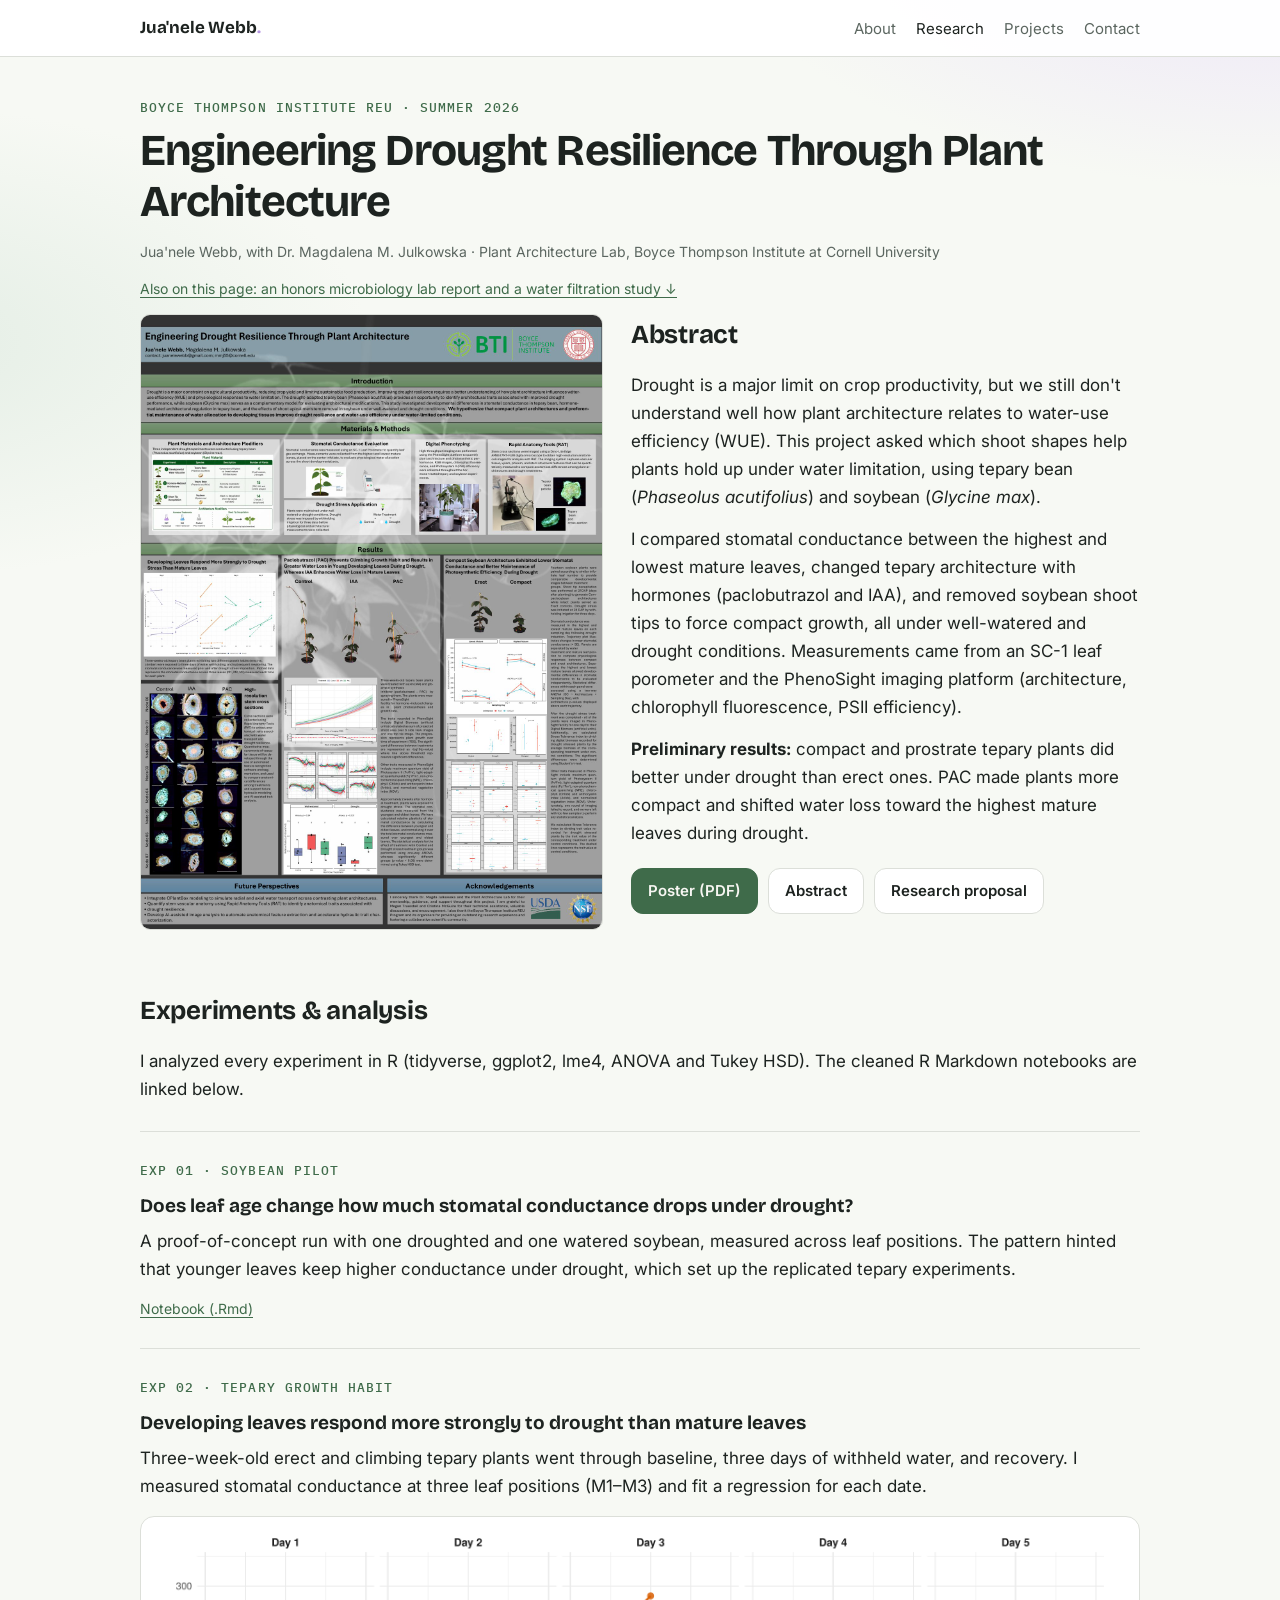
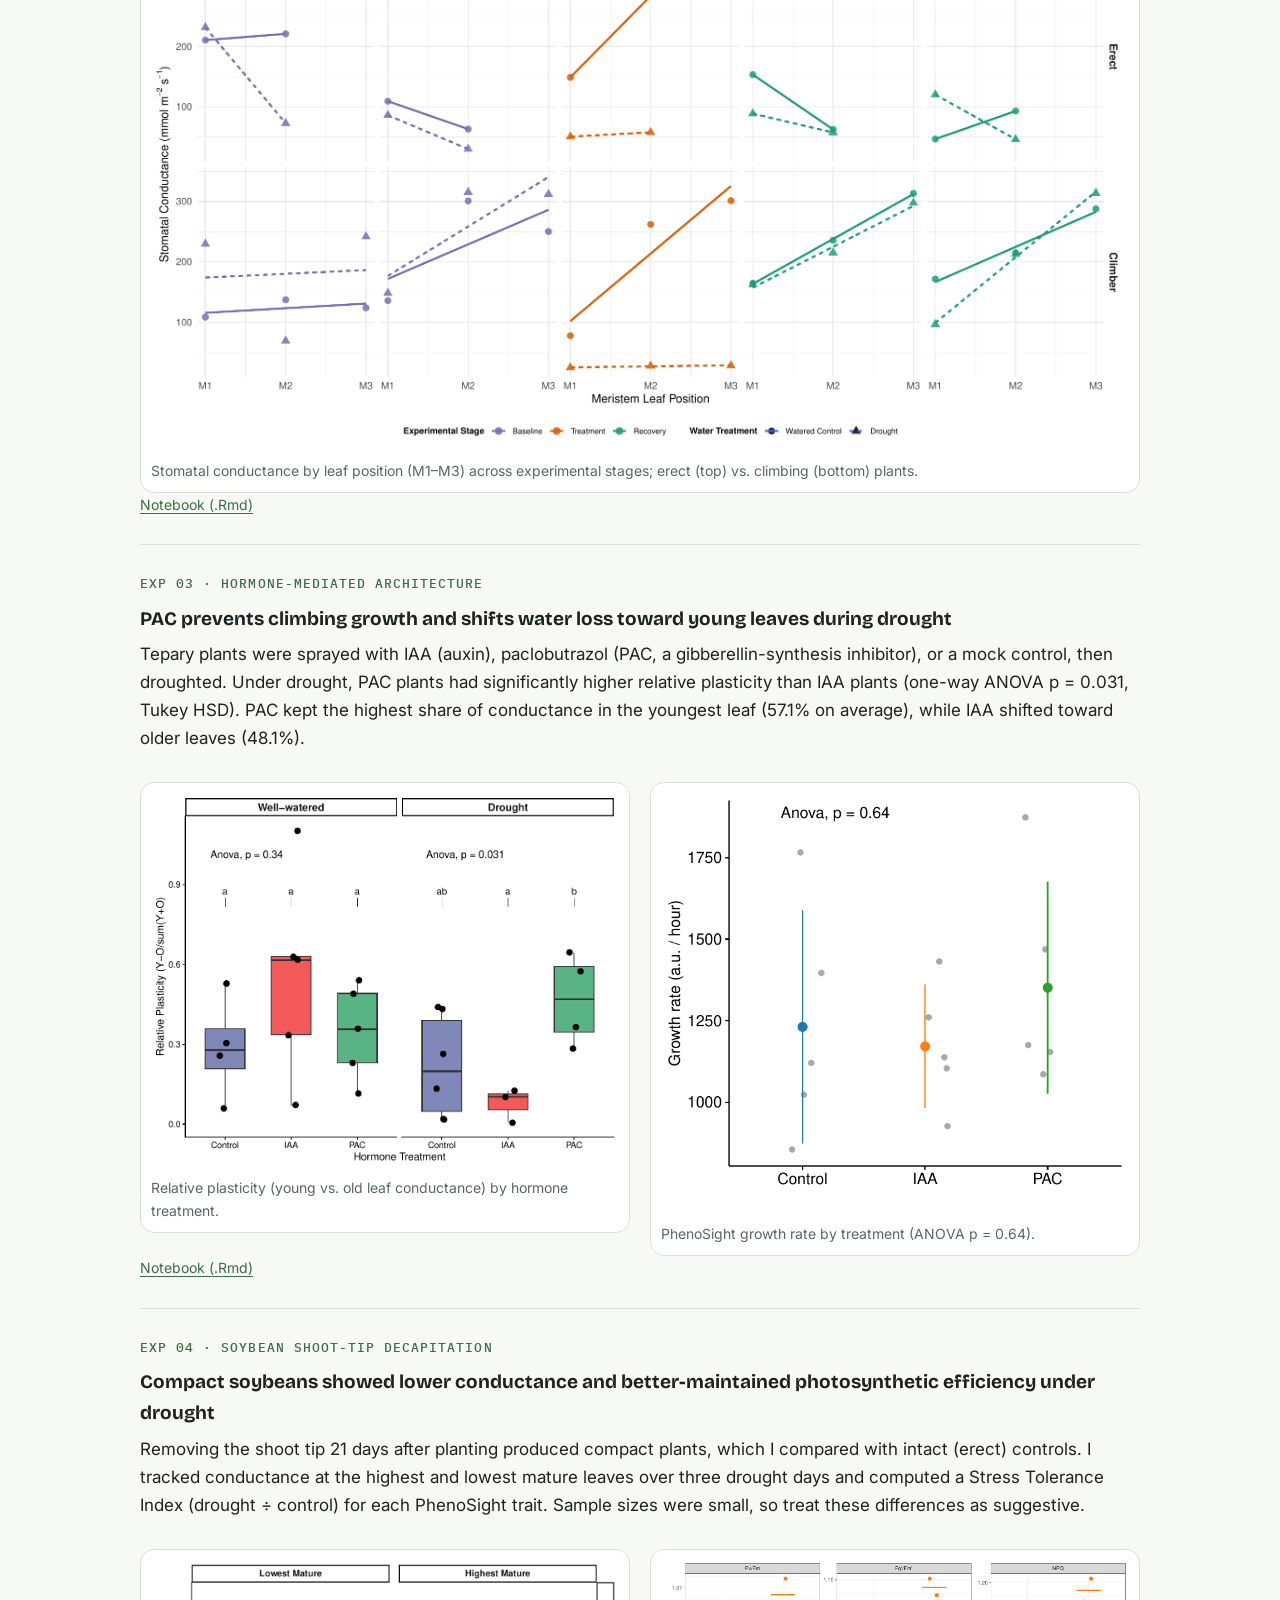
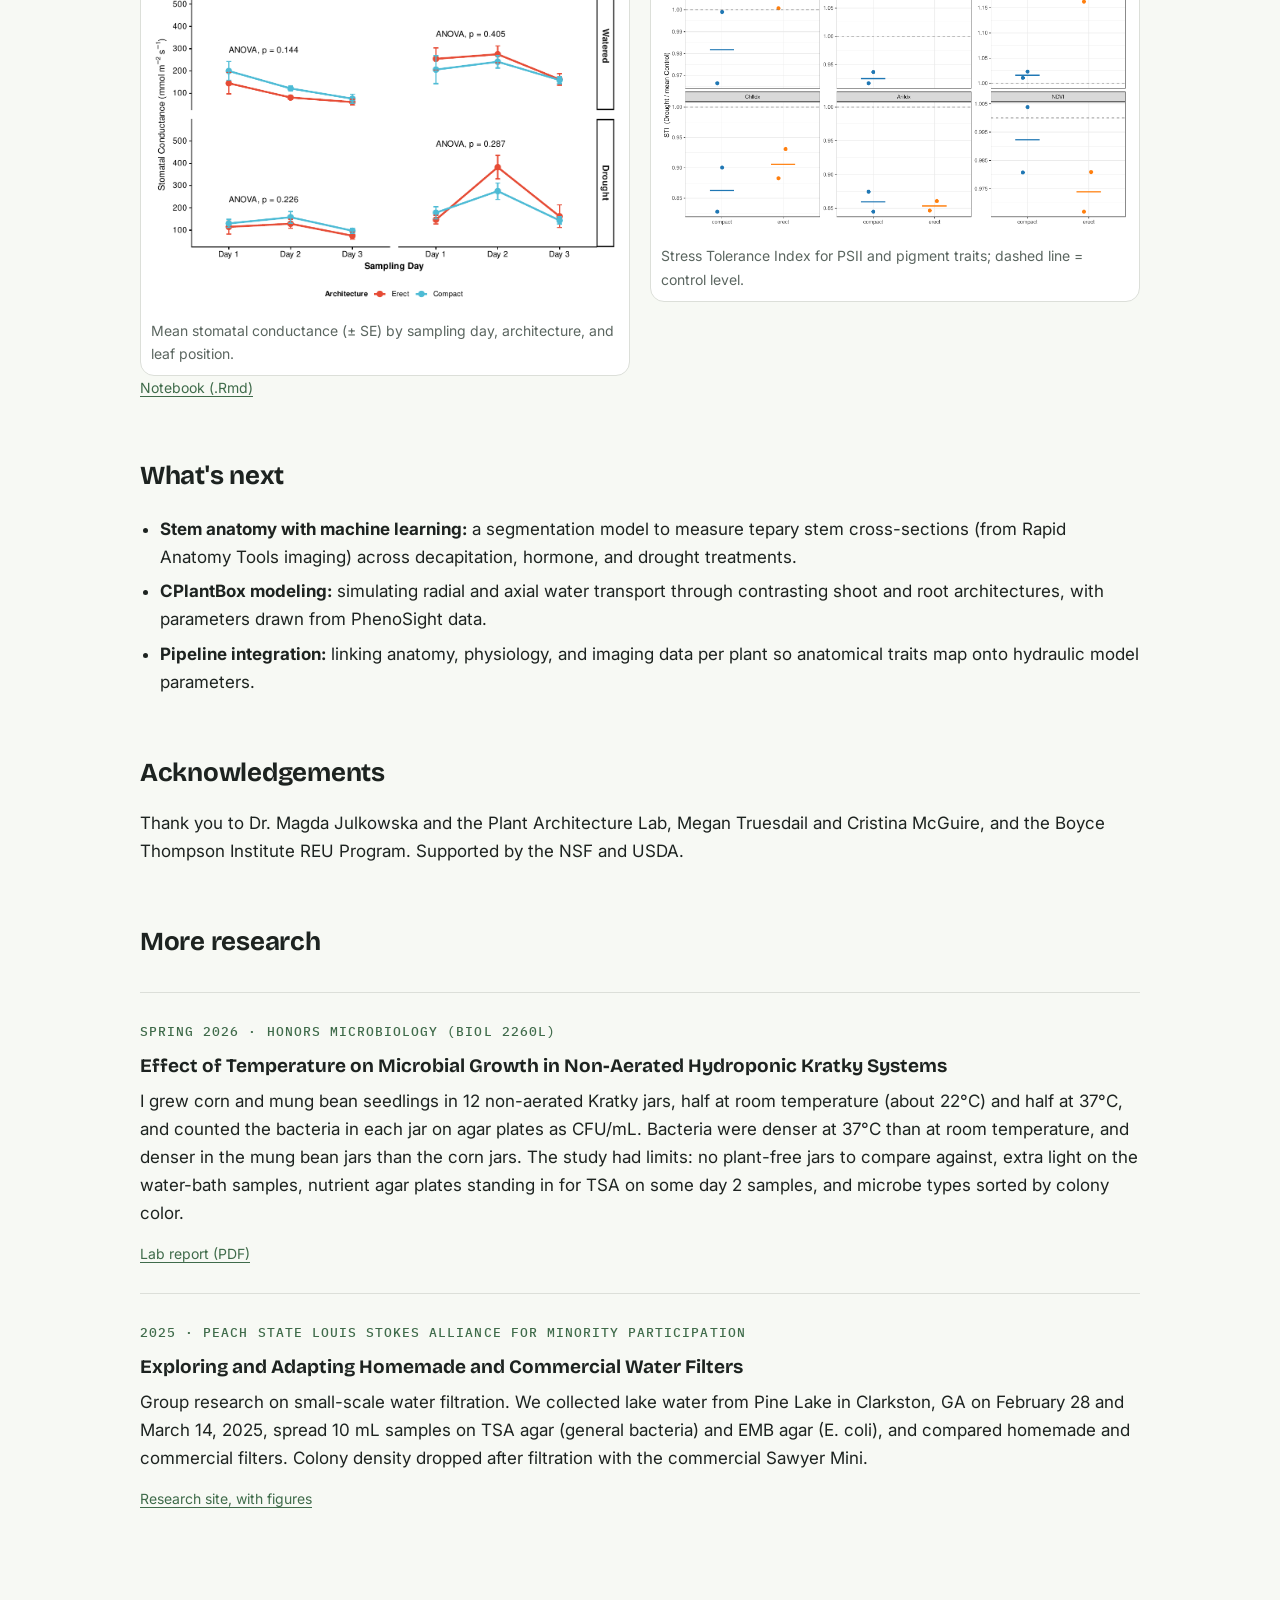
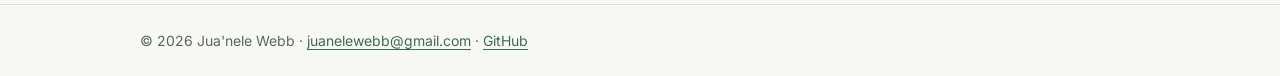
<file: research.html>
<!doctype html>
<html lang="en">
<head>
  <meta charset="utf-8">
  <meta name="viewport" content="width=device-width, initial-scale=1">
  <title>Research · Jua'nele Webb</title>
  <meta name="description" content="Research by Jua'nele Webb: BTI REU 2026 on plant architecture and drought, an honors microbiology lab report on hydroponic microbes, and a water filtration study.">
  <link rel="preconnect" href="https://fonts.googleapis.com">
  <link rel="stylesheet" href="https://fonts.googleapis.com/css2?family=Bricolage+Grotesque:opsz,wght@12..96,500;12..96,700&family=Inter:wght@400;500;600;700&family=IBM+Plex+Mono:wght@400;500&display=swap">
  <link rel="stylesheet" href="style.css?v=6">
</head>
<body>
<header class="site">
  <nav class="nav">
    <a class="brand" href="index.html">Jua'nele Webb<span>.</span></a>
    <ul>
      <li><a class="link" href="index.html">About</a></li>
      <li><a class="link" href="research.html" aria-current="page">Research</a></li>
      <li><a class="link" href="projects.html">Projects</a></li>
      <li><a class="link" href="mailto:juanelewebb@gmail.com">Contact</a></li>
    </ul>
  </nav>
</header>

<main>
  <div class="eyebrow">Boyce Thompson Institute REU · Summer 2026</div>
  <h1>Engineering Drought Resilience Through Plant Architecture</h1>
  <p class="meta">Jua'nele Webb, with Dr. Magdalena M. Julkowska · Plant Architecture Lab, Boyce Thompson Institute at Cornell University</p>
  <p class="small"><a href="#more">Also on this page: an honors microbiology lab report and a water filtration study ↓</a></p>

  <section class="poster">
    <a href="assets/research/poster-full.jpg"><img src="assets/research/poster-preview.jpg" alt="Research poster: Engineering Drought Resilience Through Plant Architecture" loading="lazy"></a>
    <div>
      <h2 style="margin-top:0">Abstract</h2>
      <p>Drought is a major limit on crop productivity, but we still don't understand well how plant architecture relates to water-use efficiency (WUE). This project asked which shoot shapes help plants hold up under water limitation, using tepary bean (<em>Phaseolus acutifolius</em>) and soybean (<em>Glycine max</em>).</p>
      <p>I compared stomatal conductance between the highest and lowest mature leaves, changed tepary architecture with hormones (paclobutrazol and IAA), and removed soybean shoot tips to force compact growth, all under well-watered and drought conditions. Measurements came from an SC-1 leaf porometer and the PhenoSight imaging platform (architecture, chlorophyll fluorescence, PSII efficiency).</p>
      <p><strong>Preliminary results:</strong> compact and prostrate tepary plants did better under drought than erect ones. PAC made plants more compact and shifted water loss toward the highest mature leaves during drought.</p>
      <div class="buttons">
        <a class="btn primary" href="assets/research/poster.pdf">Poster (PDF)</a>
        <a class="btn" href="assets/research/abstract.pdf">Abstract</a>
        <a class="btn" href="assets/research/proposal.pdf">Research proposal</a>
      </div>
    </div>
  </section>

  <h2>Experiments &amp; analysis</h2>
  <p>I analyzed every experiment in R (tidyverse, ggplot2, lme4, ANOVA and Tukey HSD). The cleaned R Markdown notebooks are linked below.</p>

  <article class="exp">
    <div class="eyebrow">Exp 01 · Soybean pilot</div>
    <h3>Does leaf age change how much stomatal conductance drops under drought?</h3>
    <p>A proof-of-concept run with one droughted and one watered soybean, measured across leaf positions. The pattern hinted that younger leaves keep higher conductance under drought, which set up the replicated tepary experiments.</p>
    <p class="meta"><a href="research/notebooks/20260611_exp01_stomatal_conductance.Rmd">Notebook (.Rmd)</a></p>
  </article>

  <article class="exp">
    <div class="eyebrow">Exp 02 · Tepary growth habit</div>
    <h3>Developing leaves respond more strongly to drought than mature leaves</h3>
    <p>Three-week-old erect and climbing tepary plants went through baseline, three days of withheld water, and recovery. I measured stomatal conductance at three leaf positions (M1–M3) and fit a regression for each date.</p>
    <figure>
      <img src="assets/research/fig-meristem-stage-plot.png" alt="Stomatal conductance by meristem leaf position across baseline, treatment and recovery days for erect and climber tepary plants" loading="lazy">
      <figcaption>Stomatal conductance by leaf position (M1–M3) across experimental stages; erect (top) vs. climbing (bottom) plants.</figcaption>
    </figure>
    <p class="meta"><a href="research/notebooks/20260625_exp02_sc_tepary.Rmd">Notebook (.Rmd)</a></p>
  </article>

  <article class="exp">
    <div class="eyebrow">Exp 03 · Hormone-mediated architecture</div>
    <h3>PAC prevents climbing growth and shifts water loss toward young leaves during drought</h3>
    <p>Tepary plants were sprayed with IAA (auxin), paclobutrazol (PAC, a gibberellin-synthesis inhibitor), or a mock control, then droughted. Under drought, PAC plants had significantly higher relative plasticity than IAA plants (one-way ANOVA p = 0.031, Tukey HSD). PAC kept the highest share of conductance in the youngest leaf (57.1% on average), while IAA shifted toward older leaves (48.1%).</p>
    <div class="grid">
      <figure>
        <img src="assets/research/fig-plasticity-plot.png" alt="Relative plasticity by hormone treatment under well-watered and drought conditions" loading="lazy">
        <figcaption>Relative plasticity (young vs. old leaf conductance) by hormone treatment.</figcaption>
      </figure>
      <figure>
        <img src="assets/research/fig-rgb-growthrate.png" alt="PhenoSight RGB growth rate by hormone treatment" loading="lazy">
        <figcaption>PhenoSight growth rate by treatment (ANOVA p = 0.64).</figcaption>
      </figure>
    </div>
    <p class="meta"><a href="research/notebooks/20260716_exp03_sc_hormone_tepary.Rmd">Notebook (.Rmd)</a></p>
  </article>

  <article class="exp">
    <div class="eyebrow">Exp 04 · Soybean shoot-tip decapitation</div>
    <h3>Compact soybeans showed lower conductance and better-maintained photosynthetic efficiency under drought</h3>
    <p>Removing the shoot tip 21 days after planting produced compact plants, which I compared with intact (erect) controls. I tracked conductance at the highest and lowest mature leaves over three drought days and computed a Stress Tolerance Index (drought ÷ control) for each PhenoSight trait. Sample sizes were small, so treat these differences as suggestive.</p>
    <div class="grid">
      <figure>
        <img src="assets/research/fig-trajectory-plot.png" alt="Stomatal conductance trajectories for erect and compact soybean" loading="lazy">
        <figcaption>Mean stomatal conductance (± SE) by sampling day, architecture, and leaf position.</figcaption>
      </figure>
      <figure>
        <img src="assets/research/fig-soybean-ps2-sti-per-trait.png" alt="Stress tolerance index per photosynthetic trait for compact vs erect soybean" loading="lazy">
        <figcaption>Stress Tolerance Index for PSII and pigment traits; dashed line = control level.</figcaption>
      </figure>
    </div>
    <p class="meta"><a href="research/notebooks/20260729_exp04_cut_soybeans.Rmd">Notebook (.Rmd)</a></p>
  </article>

  <h2>What's next</h2>
  <ul class="clean">
    <li><strong>Stem anatomy with machine learning:</strong> a segmentation model to measure tepary stem cross-sections (from Rapid Anatomy Tools imaging) across decapitation, hormone, and drought treatments.</li>
    <li><strong>CPlantBox modeling:</strong> simulating radial and axial water transport through contrasting shoot and root architectures, with parameters drawn from PhenoSight data.</li>
    <li><strong>Pipeline integration:</strong> linking anatomy, physiology, and imaging data per plant so anatomical traits map onto hydraulic model parameters.</li>
  </ul>

  <h2>Acknowledgements</h2>
  <p>Thank you to Dr. Magda Julkowska and the Plant Architecture Lab, Megan Truesdail and Cristina McGuire, and the Boyce Thompson Institute REU Program. Supported by the NSF and USDA.</p>

  <h2 id="more">More research</h2>

  <article class="exp">
    <div class="eyebrow">Spring 2026 · Honors microbiology (BIOL 2260L)</div>
    <h3>Effect of Temperature on Microbial Growth in Non-Aerated Hydroponic Kratky Systems</h3>
    <p>I grew corn and mung bean seedlings in 12 non-aerated Kratky jars, half at room temperature (about 22°C) and half at 37°C, and counted the bacteria in each jar on agar plates as CFU/mL. Bacteria were denser at 37°C than at room temperature, and denser in the mung bean jars than the corn jars. The study had limits: no plant-free jars to compare against, extra light on the water-bath samples, nutrient agar plates standing in for TSA on some day 2 samples, and microbe types sorted by colony color.</p>
    <p class="meta"><a href="assets/research/honors-microbiology-lab-report-spring-2026.pdf">Lab report (PDF)</a></p>
  </article>

  <article class="exp">
    <div class="eyebrow">2025 · Peach State Louis Stokes Alliance for Minority Participation</div>
    <h3>Exploring and Adapting Homemade and Commercial Water Filters</h3>
    <p>Group research on small-scale water filtration. We collected lake water from Pine Lake in Clarkston, GA on February 28 and March 14, 2025, spread 10 mL samples on TSA agar (general bacteria) and EMB agar (E. coli), and compared homemade and commercial filters. Colony density dropped after filtration with the commercial Sawyer Mini.</p>
    <p class="meta"><a href="https://juanele-webb-research.my.canva.site/">Research site, with figures</a></p>
  </article>

</main>

<footer><div>© 2026 Jua'nele Webb · <a href="mailto:juanelewebb@gmail.com">juanelewebb@gmail.com</a> · <a href="https://github.com/juanelewebb-rgb">GitHub</a></div></footer>
</body>
</html>
</file>
<file: style.css>
:root {
  color-scheme: light;
  --bg: #f7f6f2;
  --surface: #ffffff;
  --text: #1d2320;
  --muted: #5b6660;
  --accent: #3f6b4a;
  --accent-soft: #e3ece4;
  --border: #dcdfd9;
  --lilac: #b494e0;
}
* { box-sizing: border-box; }
html { scroll-behavior: smooth; }
body {
  margin: 0;
  background: var(--bg);
  color: var(--text);
  font: 17px/1.65 "Inter", system-ui, -apple-system, "Segoe UI", Roboto, sans-serif;
}
a { color: var(--accent); text-underline-offset: 3px; }
img { max-width: 100%; height: auto; display: block; }

header.site {
  border-bottom: 1px solid var(--border);
  background: var(--surface);
  position: sticky; top: 0; z-index: 10;
}
.nav {
  max-width: 1040px; margin: 0 auto; padding: 14px 20px;
  display: flex; align-items: center; justify-content: space-between; gap: 16px; flex-wrap: wrap;
}
.brand { font-weight: 700; color: var(--text); text-decoration: none; letter-spacing: -0.01em; }
.brand span { color: var(--lilac); }
.nav ul { list-style: none; margin: 0; padding: 0; display: flex; gap: 20px; flex-wrap: wrap; }
.nav a.link { color: var(--muted); text-decoration: none; font-size: 15px; }
.nav a.link:hover, .nav a.link[aria-current="page"] { color: var(--text); }

main { max-width: 1040px; margin: 0 auto; padding: 40px 20px 80px; }
h1 { font-size: clamp(30px, 5vw, 44px); line-height: 1.15; letter-spacing: -0.02em; margin: 0 0 12px; }
h2 { font-size: 26px; letter-spacing: -0.01em; margin: 56px 0 14px; }
h3 { font-size: 19px; margin: 0 0 6px; }
p { margin: 0 0 14px; }
.lede { font-size: 20px; color: var(--muted); max-width: 720px; }
.eyebrow { font-size: 13px; text-transform: uppercase; letter-spacing: 0.08em; color: var(--accent); font-weight: 600; margin-bottom: 8px; }

.grid { display: grid; gap: 20px; grid-template-columns: repeat(auto-fit, minmax(280px, 1fr)); }
.card {
  background: var(--surface); border: 1px solid var(--border); border-radius: 14px;
  padding: 22px; display: flex; flex-direction: column;
}
.card p { color: var(--muted); font-size: 16px; }
.card .more { margin-top: auto; font-weight: 600; font-size: 15px; }
.tags { display: flex; flex-wrap: wrap; gap: 6px; margin: 4px 0 12px; }
.tag { font-size: 12px; padding: 3px 9px; border-radius: 999px; background: var(--accent-soft); color: var(--accent); font-weight: 600; }
.status { font-size: 12px; color: var(--muted); }

.buttons { display: flex; flex-wrap: wrap; gap: 10px; margin: 20px 0; }
.btn {
  display: inline-block; padding: 10px 16px; border-radius: 10px; font-weight: 600; font-size: 15px;
  text-decoration: none; border: 1px solid var(--border); color: var(--text); background: var(--surface);
}
.btn.primary { background: var(--accent); border-color: var(--accent); color: var(--bg); }

.poster { display: grid; gap: 28px; grid-template-columns: minmax(0, 1fr) minmax(0, 1.1fr); align-items: start; }
.poster img { border-radius: 10px; border: 1px solid var(--border); }
@media (max-width: 760px) { .poster { grid-template-columns: 1fr; } }

.exp { border-top: 1px solid var(--border); padding-top: 28px; margin-top: 28px; }
.exp figure { margin: 16px 0 0; background: #fff; border-radius: 10px; padding: 10px; border: 1px solid var(--border); }
.exp figcaption { font-size: 14px; color: #5b6660; margin-top: 8px; }
.meta { font-size: 14px; color: var(--muted); }

ul.clean { padding-left: 20px; }
ul.clean li { margin-bottom: 6px; }

footer { border-top: 1px solid var(--border); color: var(--muted); font-size: 14px; }
footer div { max-width: 1040px; margin: 0 auto; padding: 24px 20px; }

.story { max-width: 700px; }
.story p { font-size: 18px; line-height: 1.75; margin-bottom: 20px; }
.qlist { list-style: none; margin: 8px 0 0; padding: 0; max-width: 760px; border-top: 1px solid var(--border); }
.qlist li { display: grid; grid-template-columns: 44px minmax(0, 1fr); gap: 12px; padding: 22px 0; border-bottom: 1px solid var(--border); }
.qnum { font-size: 13px; font-weight: 600; letter-spacing: 0.06em; color: var(--lilac); padding-top: 5px; font-variant-numeric: tabular-nums; }
.qlist .q { font-size: 20px; line-height: 1.45; margin: 0; letter-spacing: -0.005em; }
.qlist .cite { font-size: 13px; line-height: 1.5; color: var(--muted); margin: 8px 0 0; }
.qlist .cite a { color: var(--muted); }
.qlist .cite a:hover { color: var(--accent); }
@media (max-width: 600px) { .qlist li { grid-template-columns: 32px minmax(0, 1fr); } .qlist .q { font-size: 18px; } }

.proj { border-top: 1px solid var(--border); padding-top: 32px; margin-top: 36px; }
.proj figure { margin: 22px 0 6px; background: #fff; border: 1px solid var(--border); border-radius: 10px; padding: 12px; }
.proj figcaption { font-size: 14px; color: var(--muted); margin-top: 8px; line-height: 1.5; }
.data-table { width: 100%; border-collapse: collapse; font-size: 15px; margin: 18px 0 8px; font-variant-numeric: tabular-nums; }
.data-table th, .data-table td { text-align: right; padding: 8px 10px; border-bottom: 1px solid var(--border); }
.data-table th:first-child, .data-table td:first-child { text-align: left; }
.data-table th { font-size: 13px; color: var(--muted); font-weight: 600; vertical-align: bottom; }
.table-wrap { overflow-x: auto; }
.finding { background: var(--accent-soft); border-radius: 10px; padding: 16px 18px; margin: 22px 0; }
.finding p:last-child { margin-bottom: 0; }
.small { font-size: 14px; color: var(--muted); }
ol.steps { padding-left: 22px; } ol.steps li { margin-bottom: 8px; }

/* 3D reconstruction figures on the Projects page */
.recon-figs { display: grid; gap: 16px; grid-template-columns: repeat(auto-fit, minmax(280px, 1fr)); margin: 22px 0 6px; }
.recon-figs figure { margin: 0; background: #fff; border: 1px solid var(--border); border-radius: 10px; padding: 12px; }
.recon-figs figure.wide { grid-column: 1 / -1; }
.recon-figs img { display: block; width: 100%; height: auto; }
.recon-figs figcaption { font-size: 14px; color: var(--muted); margin-top: 8px; line-height: 1.5; }


/* ---- v2 look: softer color fields, rounded cards, display type ---- */
:root {
  --display: "Bricolage Grotesque", "Trebuchet MS", system-ui, sans-serif;
  --mono: "IBM Plex Mono", ui-monospace, Menlo, Consolas, monospace;
  --lilac-soft: #ece4f8;
  --mist: #e4eee5;
}
body {
  font-family: "Inter", system-ui, -apple-system, "Segoe UI", Roboto, sans-serif;
  background:
    radial-gradient(900px 420px at 100% -8%, var(--lilac-soft), transparent 62%),
    radial-gradient(760px 380px at -8% 38%, var(--mist), transparent 62%),
    #f7f9f4;
  background-attachment: fixed;
}
h1, h2, h3, .brand { font-family: var(--display); }
h1 { font-weight: 700; }
.card { border-radius: 22px; background: rgba(255,255,255,.88); padding: 24px; gap: 4px; }
.tag { padding: 6px 10px; border-radius: 999px; background: var(--lilac-soft); color: #4b3a78; font-weight: 600; }
.btn { border-radius: 12px; }
.finding { border-radius: 16px; }
.exp figure, .proj figure, .recon-figs figure { border-radius: 14px; }
.eyebrow { font-family: var(--mono); font-weight: 500; letter-spacing: .08em; }
header.site { background: rgba(255,255,255,.92); }

.hero { display: flex; flex-wrap: wrap; gap: 28px 40px; align-items: center; margin-bottom: 8px; }
.hero-text { flex: 1 1 320px; min-width: 0; }
.hero-art { flex: 1 1 340px; min-width: 0; margin: 0; background: rgba(255,255,255,.9); border: 1px solid var(--border); border-radius: 18px; padding: 16px; }
.hero-art figcaption { font-size: 14px; color: var(--muted); line-height: 1.5; margin-top: 8px; }
.spec { width: 100%; height: auto; display: block; }
.svg-label { font: 500 13px var(--mono); fill: var(--text); }
.svg-tick { font: 400 12px var(--mono); fill: var(--muted); }

.stages { display: grid; grid-template-columns: repeat(auto-fit, minmax(96px, 1fr)); gap: 10px; margin: 10px 0 14px; }
.stage { border: 1px solid var(--border); border-radius: 12px; background: #fff; padding: 8px; }
.stage svg { width: 100%; height: auto; display: block; }
.stage b { display: block; font: 500 12px/1.3 var(--mono); margin-top: 6px; color: var(--text); }

.path-title { font-size: 22px; margin: 36px 0 14px; }
ol.path { list-style: none; counter-reset: step; margin: 0 0 24px; padding: 0; max-width: 700px; display: grid; gap: 0; }
ol.path li { counter-increment: step; position: relative; padding: 0 0 18px 52px; font-size: 16px; line-height: 1.55; color: var(--muted); }
ol.path li b { display: block; color: var(--text); font-size: 17px; }
ol.path li::before { content: counter(step); position: absolute; left: 0; top: 0; width: 34px; height: 34px; border-radius: 50%; background: var(--lilac-soft); color: #4b3a78; font: 600 15px/34px var(--display); text-align: center; border: 2px solid var(--lilac); }
ol.path li::after { content: ""; position: absolute; left: 16px; top: 38px; bottom: 4px; width: 2px; background: repeating-linear-gradient(var(--lilac) 0 4px, transparent 4px 9px); }
ol.path li:last-child { padding-bottom: 0; } ol.path li:last-child::after { display: none; }

.grid { align-items: start; }

.guide { background: rgba(255,255,255,.78); border: 1px solid var(--border); border-radius: 16px; padding: 18px 20px; margin: 22px 0; }
.guide h3 { font-size: 17px; margin: 0 0 10px; }
.guide p, .guide li { font-size: 16px; }
.guide p:last-child, .guide ul:last-child { margin-bottom: 0; }
dl.terms { margin: 0; display: grid; gap: 10px 18px; grid-template-columns: max-content minmax(0, 1fr); }
dl.terms dt { font-weight: 700; }
dl.terms dd { margin: 0; color: var(--muted); }
@media (max-width: 640px) { dl.terms { grid-template-columns: 1fr; gap: 2px; } dl.terms dd { margin-bottom: 10px; } }
</file>
